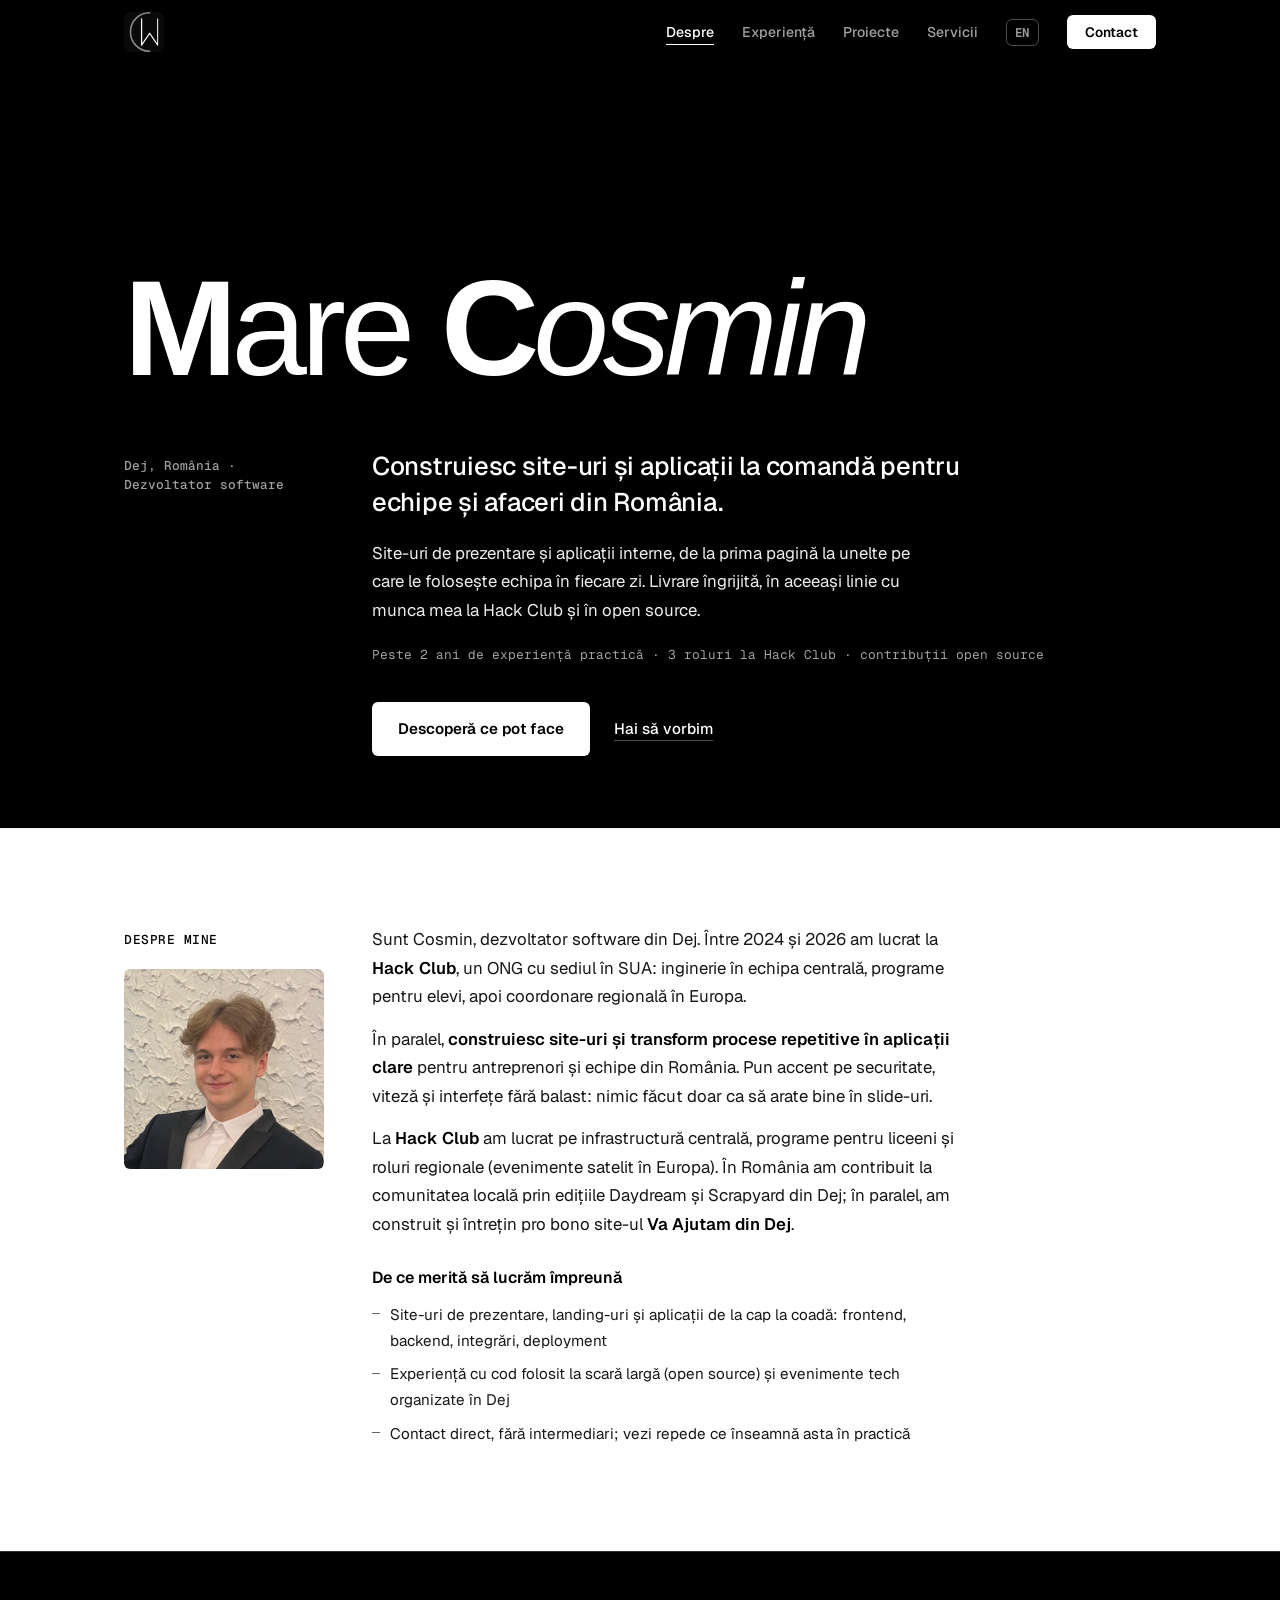
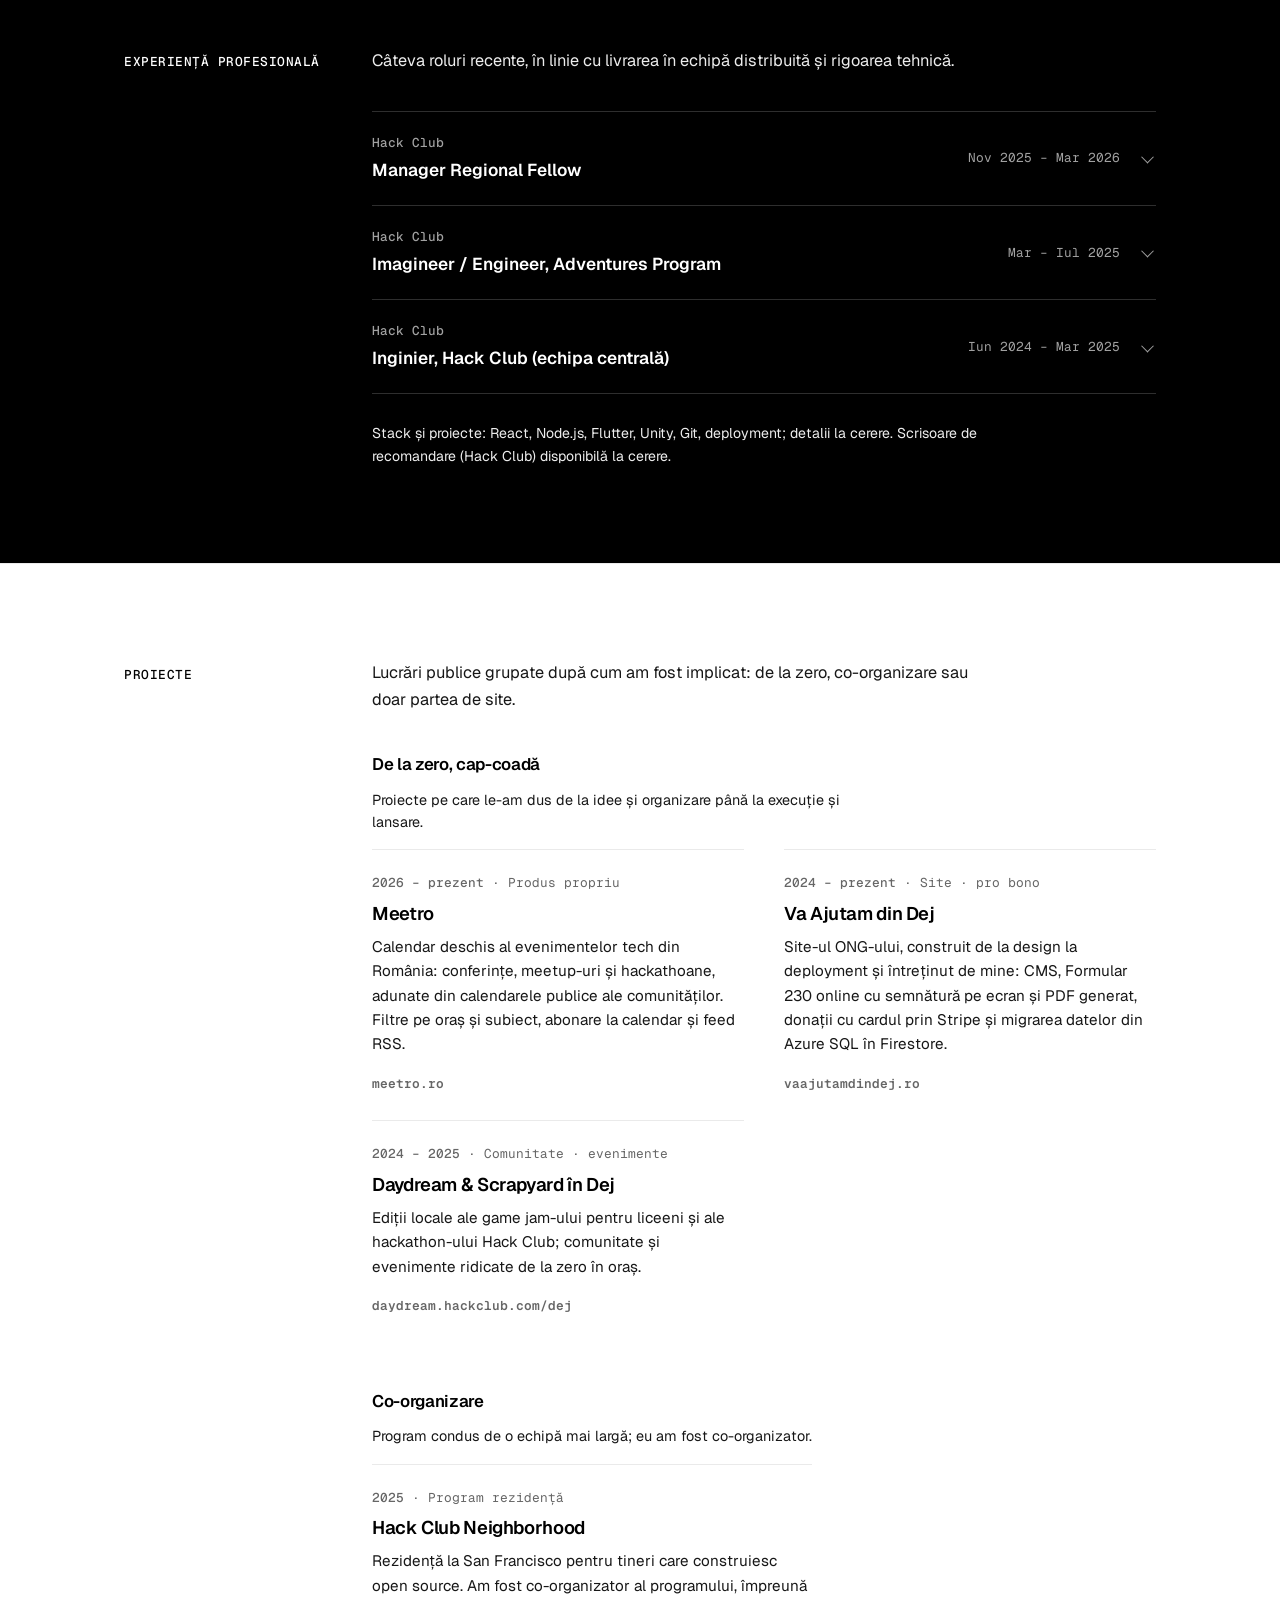
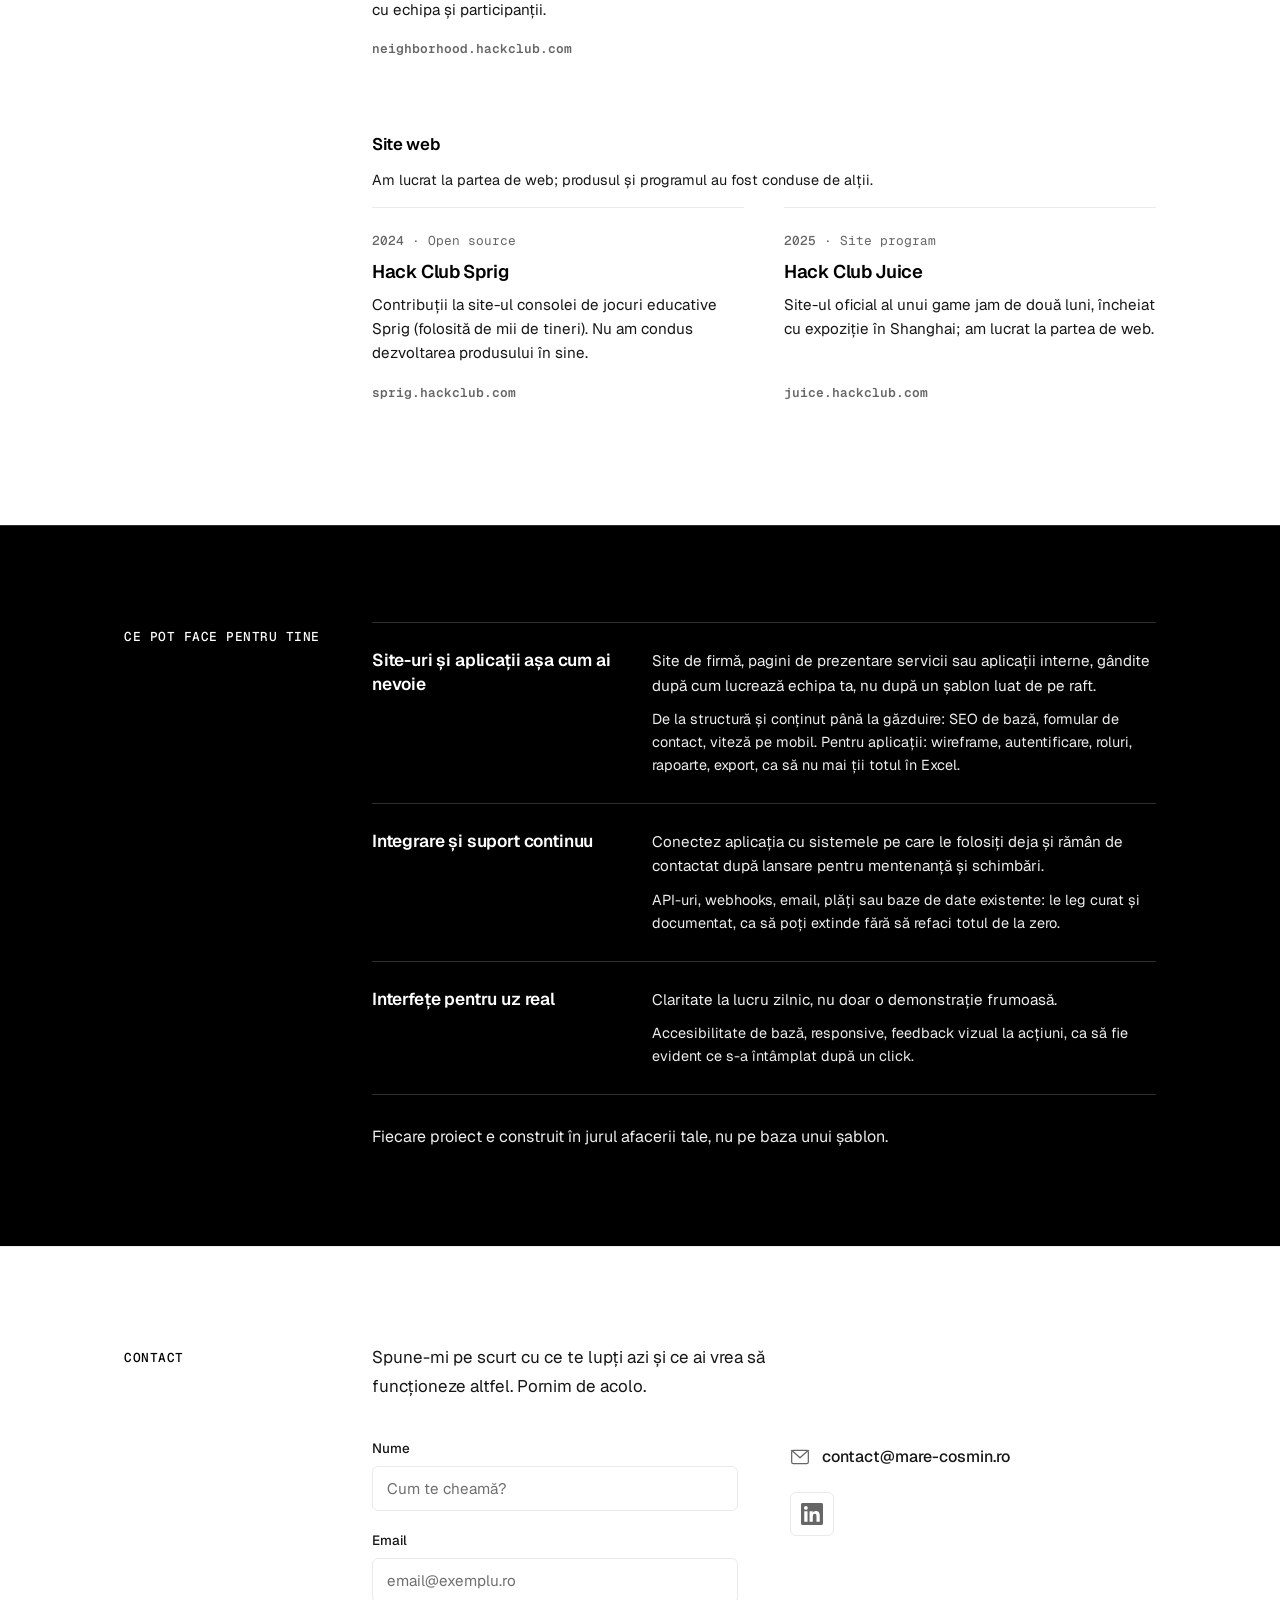
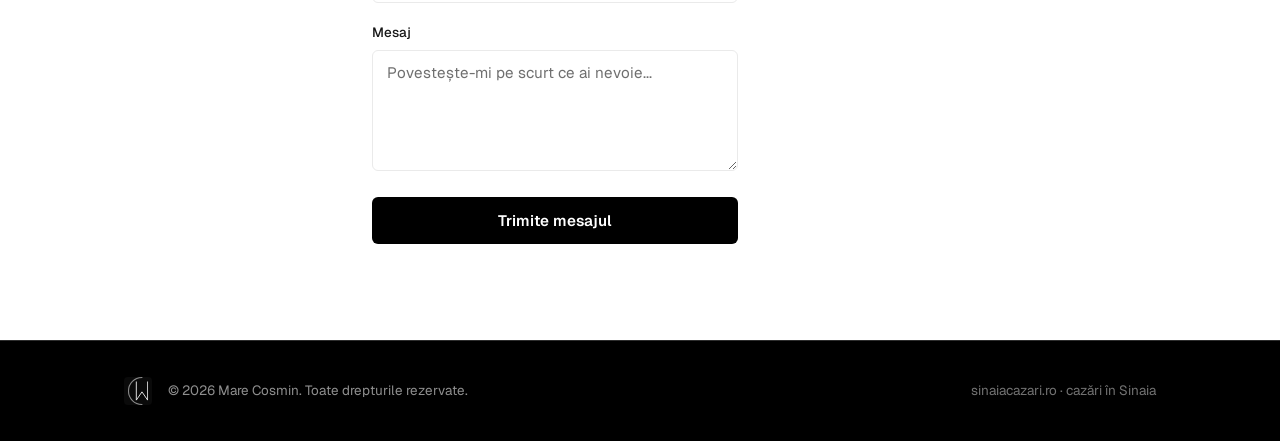
<file: index.html>
<!DOCTYPE html>
<html lang="ro-RO">
<head>
    <meta charset="UTF-8">
    <meta name="viewport" content="width=device-width, initial-scale=1.0">
    <title>Mare Cosmin · Site-uri și aplicații la comandă pentru afaceri din România</title>
    <meta name="description" content="Construiesc site-uri și aplicații la comandă pentru echipe și afaceri din România. Experiență în inginerie și open source. Adaptat la felul în care lucrați.">
    <meta name="author" content="Cosmin Mare">
    <meta name="robots" content="index, follow, max-image-preview:large, max-snippet:-1, max-video-preview:-1">
    <meta name="googlebot" content="index, follow, max-image-preview:large, max-snippet:-1, max-video-preview:-1">
    <meta name="theme-color" content="#0A0A0A">
    <meta name="geo.region" content="RO-CJ">
    <meta name="geo.placename" content="Dej">
    <link rel="canonical" href="https://mare-cosmin.ro/">
    <link rel="alternate" hreflang="ro-RO" href="https://mare-cosmin.ro/">
    <link rel="alternate" hreflang="ro" href="https://mare-cosmin.ro/">
    <link rel="alternate" hreflang="en" href="https://mare-cosmin.ro/en/">
    <link rel="alternate" hreflang="x-default" href="https://mare-cosmin.ro/">
    <meta property="og:type" content="website">
    <meta property="og:site_name" content="Mare Cosmin">
    <meta property="og:locale" content="ro_RO">
    <meta property="og:url" content="https://mare-cosmin.ro/">
    <meta property="og:title" content="Mare Cosmin · Site-uri și aplicații la comandă pentru afaceri din România">
    <meta property="og:description" content="Construiesc site-uri și aplicații la comandă pentru echipe și afaceri din România. Experiență în inginerie și open source. Adaptat la felul în care lucrați.">
    <meta property="og:image" content="https://mare-cosmin.ro/public/Logotype%20Mono%20Mare%20Cosmin.png">
    <meta property="og:image:type" content="image/png">
    <meta property="og:image:width" content="1640">
    <meta property="og:image:height" content="720">
    <meta property="og:image:alt" content="Logotip Mare Cosmin, dezvoltare web și aplicații">
    <meta name="twitter:card" content="summary_large_image">
    <meta name="twitter:title" content="Mare Cosmin · Site-uri și aplicații la comandă pentru afaceri din România">
    <meta name="twitter:description" content="Construiesc site-uri și aplicații la comandă pentru echipe și afaceri din România. Experiență în inginerie și open source. Adaptat la felul în care lucrați.">
    <meta name="twitter:image" content="https://mare-cosmin.ro/public/Logotype%20Mono%20Mare%20Cosmin.png">
    <meta name="twitter:image:alt" content="Logotip Mare Cosmin">
    <link rel="manifest" href="site.webmanifest">
    <link rel="icon" type="image/svg+xml" href="public/Favicon%20Mono.svg">
    <link rel="icon" type="image/png" href="public/Favicon%20Mono.png" sizes="192x192">
    <link rel="apple-touch-icon" href="public/Logo%20Mono.png">
    <link rel="dns-prefetch" href="https://api.web3forms.com">
    <link rel="preconnect" href="https://api.web3forms.com" crossorigin>
    <link rel="preconnect" href="https://fonts.googleapis.com">
    <link rel="preconnect" href="https://fonts.gstatic.com" crossorigin>
    <link href="https://fonts.googleapis.com/css2?family=Geist:wght@400;500;600;700&family=Geist+Mono:wght@400;500&display=swap" rel="stylesheet">
    <link rel="preconnect" href="https://fonts.cdnfonts.com" crossorigin>
    <link rel="stylesheet" href="styles.css">
    <script type="application/ld+json">
{"@context":"https://schema.org","@graph":[{"@type":"WebPage","@id":"https://mare-cosmin.ro/#webpage","url":"https://mare-cosmin.ro/","name":"Mare Cosmin · Site-uri și aplicații la comandă pentru afaceri din România","description":"Construiesc site-uri și aplicații la comandă pentru echipe și afaceri din România. Experiență în inginerie și open source.","inLanguage":"ro-RO","isPartOf":{"@id":"https://mare-cosmin.ro/#website"},"about":{"@id":"https://mare-cosmin.ro/#person"},"primaryImageOfPage":{"@type":"ImageObject","url":"https://mare-cosmin.ro/public/Logotype%20Mono%20Mare%20Cosmin.png","width":1640,"height":720,"caption":"Logotip Mare Cosmin"}},{"@type":"WebSite","@id":"https://mare-cosmin.ro/#website","url":"https://mare-cosmin.ro/","name":"Mare Cosmin","description":"Construiesc site-uri și aplicații la comandă pentru echipe și afaceri din România. Experiență în inginerie și open source.","inLanguage":"ro-RO","publisher":{"@id":"https://mare-cosmin.ro/#organization"},"mainEntity":{"@id":"https://mare-cosmin.ro/#person"}},{"@type":"Organization","@id":"https://mare-cosmin.ro/#organization","name":"Mare Cosmin","url":"https://mare-cosmin.ro/","logo":{"@type":"ImageObject","url":"https://mare-cosmin.ro/public/Logotype%20Mono%20Mare%20Cosmin.png","width":1640,"height":720},"email":"contact@mare-cosmin.ro","founder":{"@id":"https://mare-cosmin.ro/#person"},"areaServed":{"@type":"Country","name":"România"},"contactPoint":{"@type":"ContactPoint","email":"contact@mare-cosmin.ro","contactType":"sales","areaServed":"RO","availableLanguage":["ro"]}},{"@type":"Person","@id":"https://mare-cosmin.ro/#person","name":"Cosmin Mare","alternateName":"Mare Cosmin","url":"https://mare-cosmin.ro/","image":["https://mare-cosmin.ro/public/Logotype%20Mono%20Mare%20Cosmin.png","https://mare-cosmin.ro/public/Logotype%20Mono%20Mare%20Cosmin.svg"],"jobTitle":"Dezvoltator software","email":"contact@mare-cosmin.ro","address":{"@type":"PostalAddress","addressLocality":"Dej","addressRegion":"Cluj","addressCountry":"RO"},"sameAs":["https://www.linkedin.com/in/cosmin-mare-b0209b3b0/","https://github.com/Cosmin-Mare"]},{"@type":"ProfessionalService","@id":"https://mare-cosmin.ro/#service","name":"Dezvoltare site-uri și aplicații web","description":"Site-uri de prezentare, landing pages, aplicații interne, integrări API și suport continuu pentru afaceri din România.","url":"https://mare-cosmin.ro/#servicii","provider":{"@id":"https://mare-cosmin.ro/#person"},"areaServed":{"@type":"Country","name":"România"},"availableLanguage":["ro"]},{"@type":"ItemList","@id":"https://mare-cosmin.ro/#projects","name":"Proiecte selectate","numberOfItems":7,"itemListElement":[{"@type":"ListItem","position":1,"name":"Meetro","url":"https://www.meetro.ro/"},{"@type":"ListItem","position":2,"name":"Va Ajutam din Dej","url":"https://vaajutamdindej.ro"},{"@type":"ListItem","position":3,"name":"Sinaia Cazări","url":"https://sinaiacazari.ro"},{"@type":"ListItem","position":4,"name":"Daydream și Scrapyard în Dej","url":"https://daydream.hackclub.com/dej"},{"@type":"ListItem","position":5,"name":"Hack Club Neighborhood","url":"https://neighborhood.hackclub.com"},{"@type":"ListItem","position":6,"name":"Hack Club Sprig","url":"https://sprig.hackclub.com"},{"@type":"ListItem","position":7,"name":"Hack Club Juice","url":"https://juice.hackclub.com"}]}]}
    </script>
</head>
<body>

    <a class="skip-link" href="#main">Sari la conținut</a>

    <!-- Nav -->
    <nav class="nav" id="nav" aria-label="Navigare principală">
        <div class="nav-inner">
            <a href="#hero" class="nav-logo" aria-label="Mare Cosmin, începutul paginii">
                <img class="nav-logo-img" src="public/Logo%20Mono.svg" width="40" height="40" alt="Logo Mare Cosmin">
            </a>
            <button class="nav-toggle" id="navToggle" aria-label="Meniu">
                <span></span>
                <span></span>
                <span></span>
            </button>
            <ul class="nav-links" id="navLinks">
                <li><a href="#despre" data-nav="despre">Despre</a></li>
                <li><a href="#experienta" data-nav="experienta">Experiență</a></li>
                <li><a href="#proiecte" data-nav="proiecte">Proiecte</a></li>
                <li><a href="#servicii" data-nav="servicii">Servicii</a></li>
                <li><a href="/en/" class="nav-lang" hreflang="en" lang="en" aria-label="English version">EN</a></li>
                <li><a href="#contact" class="nav-cta" data-nav="contact">Contact</a></li>
            </ul>
        </div>
    </nav>

    <main id="main">
    <!-- Hero -->
    <section class="hero" id="hero" aria-labelledby="hero-heading">
        <div class="container hero-content">
            <p class="hero-tagline">Dej, România · Dezvoltator software</p>
            <h1 class="hero-title brand-name" id="hero-heading" aria-label="Mare Cosmin"><span class="brand-m">M</span><span class="brand-are">are</span> <span class="brand-c">C</span><span class="brand-osmin">osmin</span></h1>
            <p class="hero-subtitle">Construiesc site-uri și aplicații la comandă pentru echipe și afaceri din România.</p>
            <p class="hero-desc">Site-uri de prezentare și aplicații interne, de la prima pagină la unelte pe care le folosește echipa în fiecare zi. Livrare îngrijită, în aceeași linie cu munca mea la Hack Club și în open source.</p>
            <p class="hero-facts">Peste 2 ani de experiență practică · 3 roluri la Hack Club · contribuții open source</p>
            <div class="hero-ctas">
                <a href="#servicii" class="btn btn-primary">Descoperă ce pot face</a>
                <a href="#contact" class="btn btn-secondary">Hai să vorbim</a>
            </div>
        </div>
    </section>

    <!-- Despre -->
    <section class="section" id="despre">
        <div class="container has-photo">
            <h2 class="section-title">Despre mine</h2>
            <figure class="about-photo"><img src="public/poza-cosmin.jpg" width="470" height="470" alt="Cosmin Mare" loading="lazy" decoding="async"></figure>
            <div class="despre-layout">
                <div class="despre-content">
                    <p>Sunt Cosmin, dezvoltator software din Dej. Între 2024 și 2026 am lucrat la <strong>Hack Club</strong>, un ONG cu sediul în SUA: inginerie în echipa centrală, programe pentru elevi, apoi coordonare regională în Europa.</p>
                    <p>În paralel, <strong>construiesc site-uri și transform procese repetitive în aplicații clare</strong> pentru antreprenori și echipe din România. Pun accent pe securitate, viteză și interfețe fără balast: nimic făcut doar ca să arate bine în slide-uri.</p>
                    <p>La <strong>Hack Club</strong> am lucrat pe infrastructură centrală, programe pentru liceeni și roluri regionale (evenimente satelit în Europa). În România am contribuit la comunitatea locală prin edițiile Daydream și Scrapyard din Dej; în paralel, am construit și întrețin pro bono site-ul <strong>Va Ajutam din Dej</strong>.</p>
                    <div class="despre-meta">
                        <h3>De ce merită să lucrăm împreună</h3>
                        <ul>
                            <li>Site-uri de prezentare, landing-uri și aplicații de la cap la coadă: frontend, backend, integrări, deployment</li>
                            <li>Experiență cu cod folosit la scară largă (open source) și evenimente tech organizate în Dej</li>
                            <li>Contact direct, fără intermediari; vezi repede ce înseamnă asta în practică</li>
                        </ul>
                    </div>
                </div>
            </div>
        </div>
    </section>

    <!-- Experiență -->
    <section class="section section-alt" id="experienta">
        <div class="container">
            <h2 class="section-title">Experiență profesională</h2>
            <p class="section-lead">Câteva roluri recente, în linie cu livrarea în echipă distribuită și rigoarea tehnică.</p>
            <div class="experience-list">
                <details class="experience-item">
                    <summary class="experience-summary">
                        <span class="experience-org">Hack Club</span>
                        <span class="experience-role">Manager Regional Fellow</span>
                        <span class="experience-dates">Nov 2025 – Mar 2026</span>
                        <span class="experience-chevron" aria-hidden="true"></span>
                    </summary>
                    <div class="experience-body">
                        <p>Am gestionat evenimentele satelit ale Hack Club în Europa (ex. <a href="https://campfire.hackclub.com" target="_blank" rel="noopener noreferrer">Campfire</a>): organizare și comunitate locală în regiune.</p>
                    </div>
                </details>
                <details class="experience-item">
                    <summary class="experience-summary">
                        <span class="experience-org">Hack Club</span>
                        <span class="experience-role">Imagineer / Engineer, Adventures Program</span>
                        <span class="experience-dates">Mar – Iul 2025</span>
                        <span class="experience-chevron" aria-hidden="true"></span>
                    </summary>
                    <div class="experience-body">
                        <p>Am proiectat și construit experiențe interactive de programare pentru studenți, întâi ca contractor, apoi ca intern.</p>
                    </div>
                </details>
                <details class="experience-item">
                    <summary class="experience-summary">
                        <span class="experience-org">Hack Club</span>
                        <span class="experience-role">Inginier, Hack Club (echipa centrală)</span>
                        <span class="experience-dates">Iun 2024 – Mar 2025</span>
                        <span class="experience-chevron" aria-hidden="true"></span>
                    </summary>
                    <div class="experience-body">
                        <p>Internship urmat de contract: contribuții la infrastructura tehnică centrală, funcționalități noi și mentenanță.</p>
                    </div>
                </details>
            </div>
            <p class="experience-footnote">Stack și proiecte: React, Node.js, Flutter, Unity, Git, deployment; detalii la cerere. Scrisoare de recomandare (Hack Club) disponibilă la cerere.</p>
        </div>
    </section>

    <!-- Proiecte -->
    <section class="section" id="proiecte">
        <div class="container">
            <h2 class="section-title">Proiecte</h2>
            <p class="section-lead">Lucrări publice grupate după cum am fost implicat: de la zero, co-organizare sau doar partea de site.</p>
            <div class="proiecte-stack">
                <div class="proiecte-group">
                    <h3 class="proiecte-subtitle">De la zero, cap-coadă</h3>
                    <p class="proiecte-group-lead">Proiecte pe care le-am dus de la idee și organizare până la execuție și lansare.</p>
                    <div class="proiecte-grid">
                        <a class="proiect-card" href="https://www.meetro.ro/" target="_blank" rel="noopener noreferrer">
                            <span class="proiect-meta"><span class="proiect-year">2026 – prezent</span><span class="proiect-kind">Produs propriu</span></span>
                            <h3 class="proiect-title">Meetro</h3>
                            <p class="proiect-desc">Calendar deschis al evenimentelor tech din România: conferințe, meetup-uri și hackathoane, adunate din calendarele publice ale comunităților. Filtre pe oraș și subiect, abonare la calendar și feed RSS.</p>
                            <span class="proiect-cta">meetro.ro</span>
                        </a>
                        <a class="proiect-card" href="https://vaajutamdindej.ro" target="_blank" rel="noopener noreferrer">
                            <span class="proiect-meta"><span class="proiect-year">2024 – prezent</span><span class="proiect-kind">Site · pro bono</span></span>
                            <h3 class="proiect-title">Va Ajutam din Dej</h3>
                            <p class="proiect-desc">Site-ul ONG-ului, construit de la design la deployment și întreținut de mine: CMS, Formular 230 online cu semnătură pe ecran și PDF generat, donații cu cardul prin Stripe și migrarea datelor din Azure SQL în Firestore.</p>
                            <span class="proiect-cta">vaajutamdindej.ro</span>
                        </a>
                        <a class="proiect-card" href="https://daydream.hackclub.com/dej" target="_blank" rel="noopener noreferrer">
                            <span class="proiect-meta"><span class="proiect-year">2024 – 2025</span><span class="proiect-kind">Comunitate · evenimente</span></span>
                            <h3 class="proiect-title">Daydream &amp; Scrapyard în Dej</h3>
                            <p class="proiect-desc">Ediții locale ale game jam-ului pentru liceeni și ale hackathon-ului Hack Club; comunitate și evenimente ridicate de la zero în oraș.</p>
                            <span class="proiect-cta">daydream.hackclub.com/dej</span>
                        </a>
                    </div>
                </div>
                <div class="proiecte-group">
                    <h3 class="proiecte-subtitle">Co-organizare</h3>
                    <p class="proiecte-group-lead">Program condus de o echipă mai largă; eu am fost co-organizator.</p>
                    <div class="proiecte-grid proiecte-grid--narrow">
                        <a class="proiect-card" href="https://neighborhood.hackclub.com" target="_blank" rel="noopener noreferrer">
                            <span class="proiect-meta"><span class="proiect-year">2025</span><span class="proiect-kind">Program rezidență</span></span>
                            <h3 class="proiect-title">Hack Club Neighborhood</h3>
                            <p class="proiect-desc">Rezidență la San Francisco pentru tineri care construiesc open source. Am fost co-organizator al programului, împreună cu echipa și participanții.</p>
                            <span class="proiect-cta">neighborhood.hackclub.com</span>
                        </a>
                    </div>
                </div>
                <div class="proiecte-group">
                    <h3 class="proiecte-subtitle">Site web</h3>
                    <p class="proiecte-group-lead">Am lucrat la partea de web; produsul și programul au fost conduse de alții.</p>
                    <div class="proiecte-grid">
                        <a class="proiect-card" href="https://sprig.hackclub.com" target="_blank" rel="noopener noreferrer">
                            <span class="proiect-meta"><span class="proiect-year">2024</span><span class="proiect-kind">Open source</span></span>
                            <h3 class="proiect-title">Hack Club Sprig</h3>
                            <p class="proiect-desc">Contribuții la site-ul consolei de jocuri educative Sprig (folosită de mii de tineri). Nu am condus dezvoltarea produsului în sine.</p>
                            <span class="proiect-cta">sprig.hackclub.com</span>
                        </a>
                        <a class="proiect-card" href="https://juice.hackclub.com" target="_blank" rel="noopener noreferrer">
                            <span class="proiect-meta"><span class="proiect-year">2025</span><span class="proiect-kind">Site program</span></span>
                            <h3 class="proiect-title">Hack Club Juice</h3>
                            <p class="proiect-desc">Site-ul oficial al unui game jam de două luni, încheiat cu expoziție în Shanghai; am lucrat la partea de web.</p>
                            <span class="proiect-cta">juice.hackclub.com</span>
                        </a>
                    </div>
                </div>
            </div>
        </div>
    </section>

    <!-- Servicii -->
    <section class="section section-alt" id="servicii">
        <div class="container">
            <h2 class="section-title">Ce pot face pentru tine</h2>
            <div class="servicii-grid" id="serviciiGrid">
                <article class="serviciu-card">
                    <h3>Site-uri și aplicații așa cum ai nevoie</h3>
                    <p>Site de firmă, pagini de prezentare servicii sau aplicații interne, gândite după cum lucrează echipa ta, nu după un șablon luat de pe raft.</p>
                    <p class="serviciu-extra">De la structură și conținut până la găzduire: SEO de bază, formular de contact, viteză pe mobil. Pentru aplicații: wireframe, autentificare, roluri, rapoarte, export, ca să nu mai ții totul în Excel.</p>
                </article>
                <article class="serviciu-card">
                    <h3>Integrare și suport continuu</h3>
                    <p>Conectez aplicația cu sistemele pe care le folosiți deja și rămân de contactat după lansare pentru mentenanță și schimbări.</p>
                    <p class="serviciu-extra">API-uri, webhooks, email, plăți sau baze de date existente: le leg curat și documentat, ca să poți extinde fără să refaci totul de la zero.</p>
                </article>
                <article class="serviciu-card">
                    <h3>Interfețe pentru uz real</h3>
                    <p>Claritate la lucru zilnic, nu doar o demonstrație frumoasă.</p>
                    <p class="serviciu-extra">Accesibilitate de bază, responsive, feedback vizual la acțiuni, ca să fie evident ce s-a întâmplat după un click.</p>
                </article>
            </div>
            <p class="servicii-footer">Fiecare proiect e construit în jurul afacerii tale, nu pe baza unui șablon.</p>
        </div>
    </section>

    <!-- Contact -->
    <section class="section" id="contact">
        <div class="container">
            <h2 class="section-title">Contact</h2>
            <p class="contact-intro">Spune-mi pe scurt cu ce te lupți azi și ce ai vrea să funcționeze altfel. Pornim de acolo.</p>
            <div class="contact-grid">
                <form class="contact-form" id="contactForm">
                    <input type="hidden" name="access_key" value="f3d95077-968a-4ce4-829d-c1db13149fc0">
                    <input type="hidden" name="subject" value="Mesaj nou de pe mare-cosmin.ro">
                    <input type="hidden" name="from_name" value="Mare Cosmin Site">
                    <input type="checkbox" name="botcheck" style="display:none">
                    <div id="formError" class="form-error" style="display:none"></div>
                    <div class="form-group">
                        <label for="name">Nume</label>
                        <input type="text" id="name" name="name" autocomplete="name" placeholder="Cum te cheamă?" required>
                    </div>
                    <div class="form-group">
                        <label for="email">Email</label>
                        <input type="email" id="email" name="email" autocomplete="email" inputmode="email" placeholder="email@exemplu.ro" required>
                    </div>
                    <div class="form-group">
                        <label for="message">Mesaj</label>
                        <textarea id="message" name="message" rows="5" placeholder="Povestește-mi pe scurt ce ai nevoie..." required></textarea>
                    </div>
                    <button type="submit" class="btn btn-primary btn-full" id="submitBtn">Trimite mesajul</button>
                </form>
                <div class="contact-info">
                    <div class="contact-item">
                        <svg width="20" height="20" viewBox="0 0 24 24" fill="none" stroke="currentColor" stroke-width="1.5" stroke-linecap="round" stroke-linejoin="round">
                            <rect x="2" y="4" width="20" height="16" rx="2"/>
                            <path d="M22 4L12 13 2 4"/>
                        </svg>
                        <a href="mailto:contact@mare-cosmin.ro">contact@mare-cosmin.ro</a>
                    </div>
                    <div class="contact-links">
                        <a href="https://www.linkedin.com/in/cosmin-mare-b0209b3b0/" target="_blank" rel="noopener noreferrer" aria-label="Profil LinkedIn Cosmin Mare">
                            <svg width="22" height="22" viewBox="0 0 24 24" fill="currentColor">
                                <path d="M20.447 20.452h-3.554v-5.569c0-1.328-.027-3.037-1.852-3.037-1.853 0-2.136 1.445-2.136 2.939v5.667H9.351V9h3.414v1.561h.046c.477-.9 1.637-1.85 3.37-1.85 3.601 0 4.267 2.37 4.267 5.455v6.286zM5.337 7.433a2.062 2.062 0 01-2.063-2.065 2.064 2.064 0 112.063 2.065zm1.782 13.019H3.555V9h3.564v11.452zM22.225 0H1.771C.792 0 0 .774 0 1.729v20.542C0 23.227.792 24 1.771 24h20.451C23.2 24 24 23.227 24 22.271V1.729C24 .774 23.2 0 22.222 0h.003z"/>
                            </svg>
                        </a>
                    </div>
                </div>
            </div>
        </div>
    </section>
    </main>

    <!-- Footer -->
    <footer class="footer">
        <div class="container footer-inner">
            <img class="footer-logo" src="public/Logo%20Mono.svg" width="28" height="28" alt="Logo Mare Cosmin" loading="lazy" decoding="async">
            <p>&copy; 2026 Mare Cosmin. Toate drepturile rezervate.</p>
            <p class="footer-credit"><a href="https://sinaiacazari.ro" target="_blank" rel="noopener noreferrer">sinaiacazari.ro</a> · cazări în Sinaia</p>
        </div>
    </footer>

    <script src="scripts.js"></script>
</body>
</html>
</file>
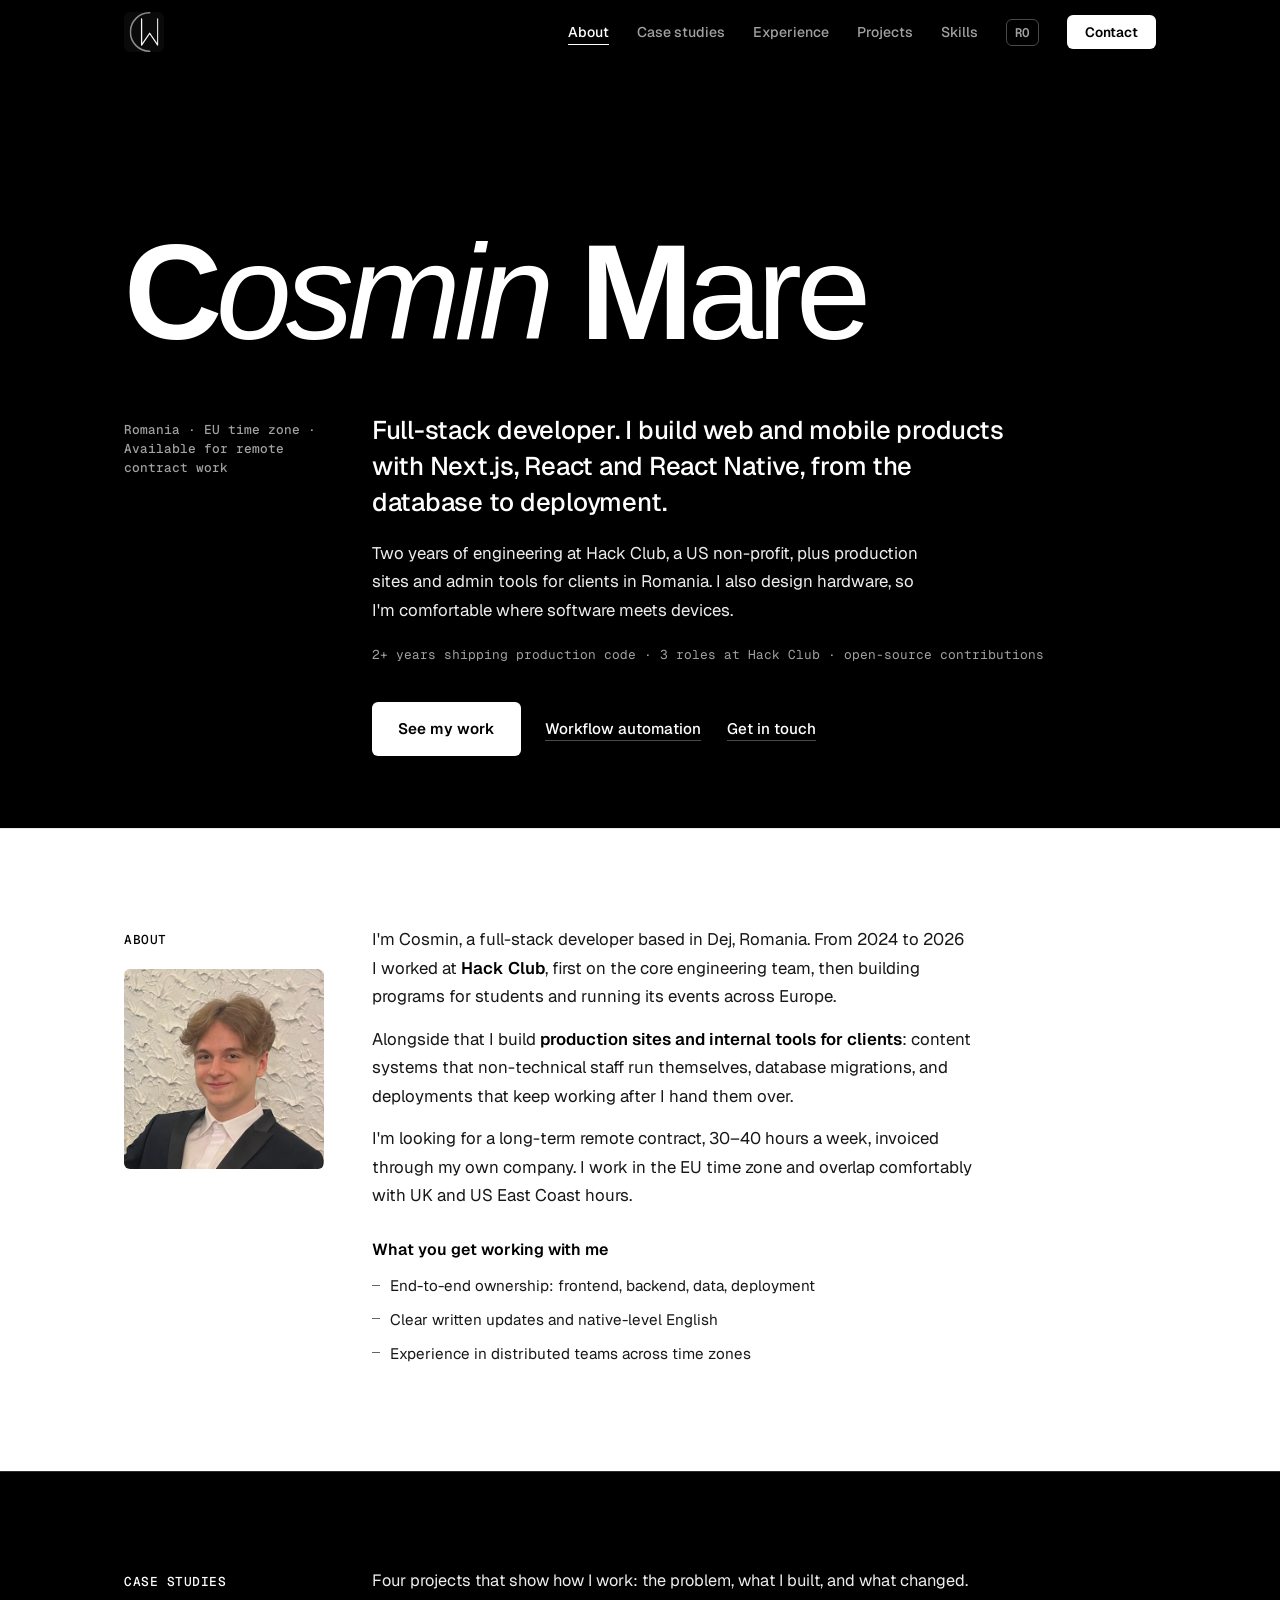
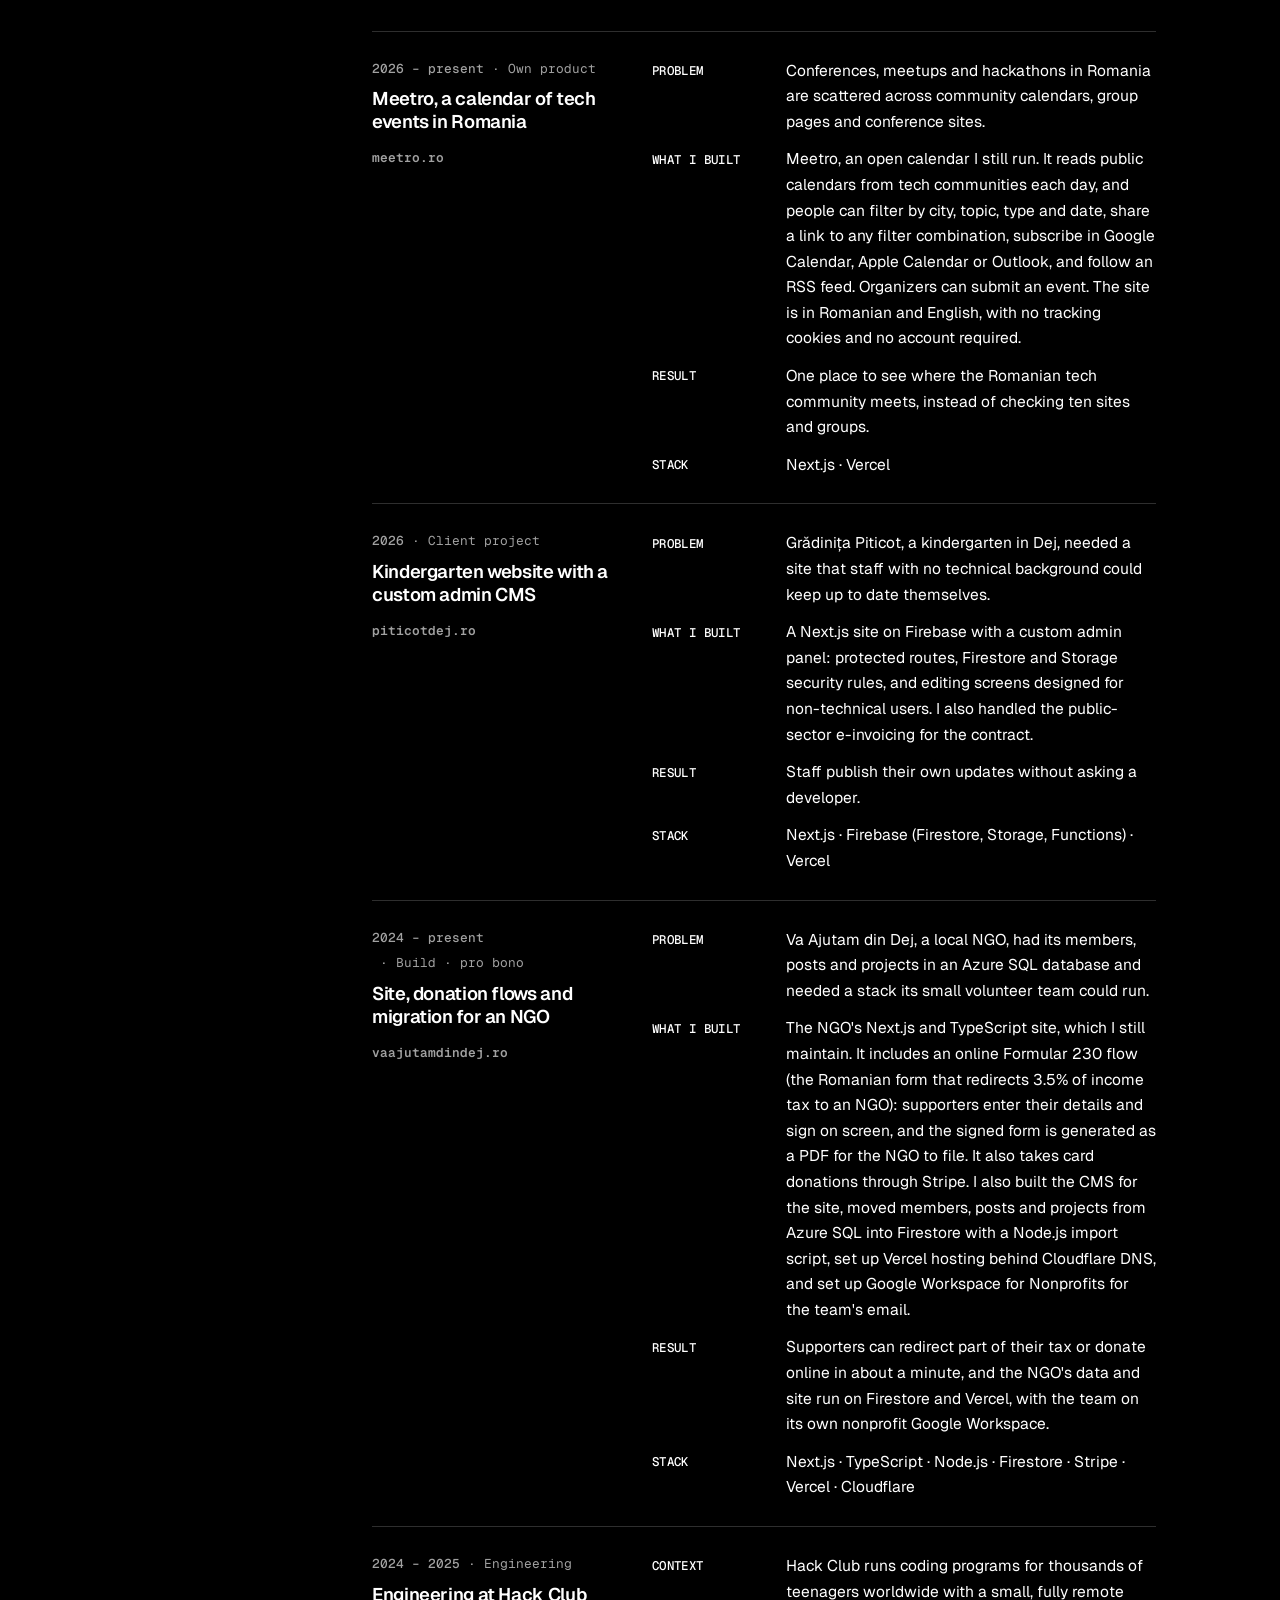
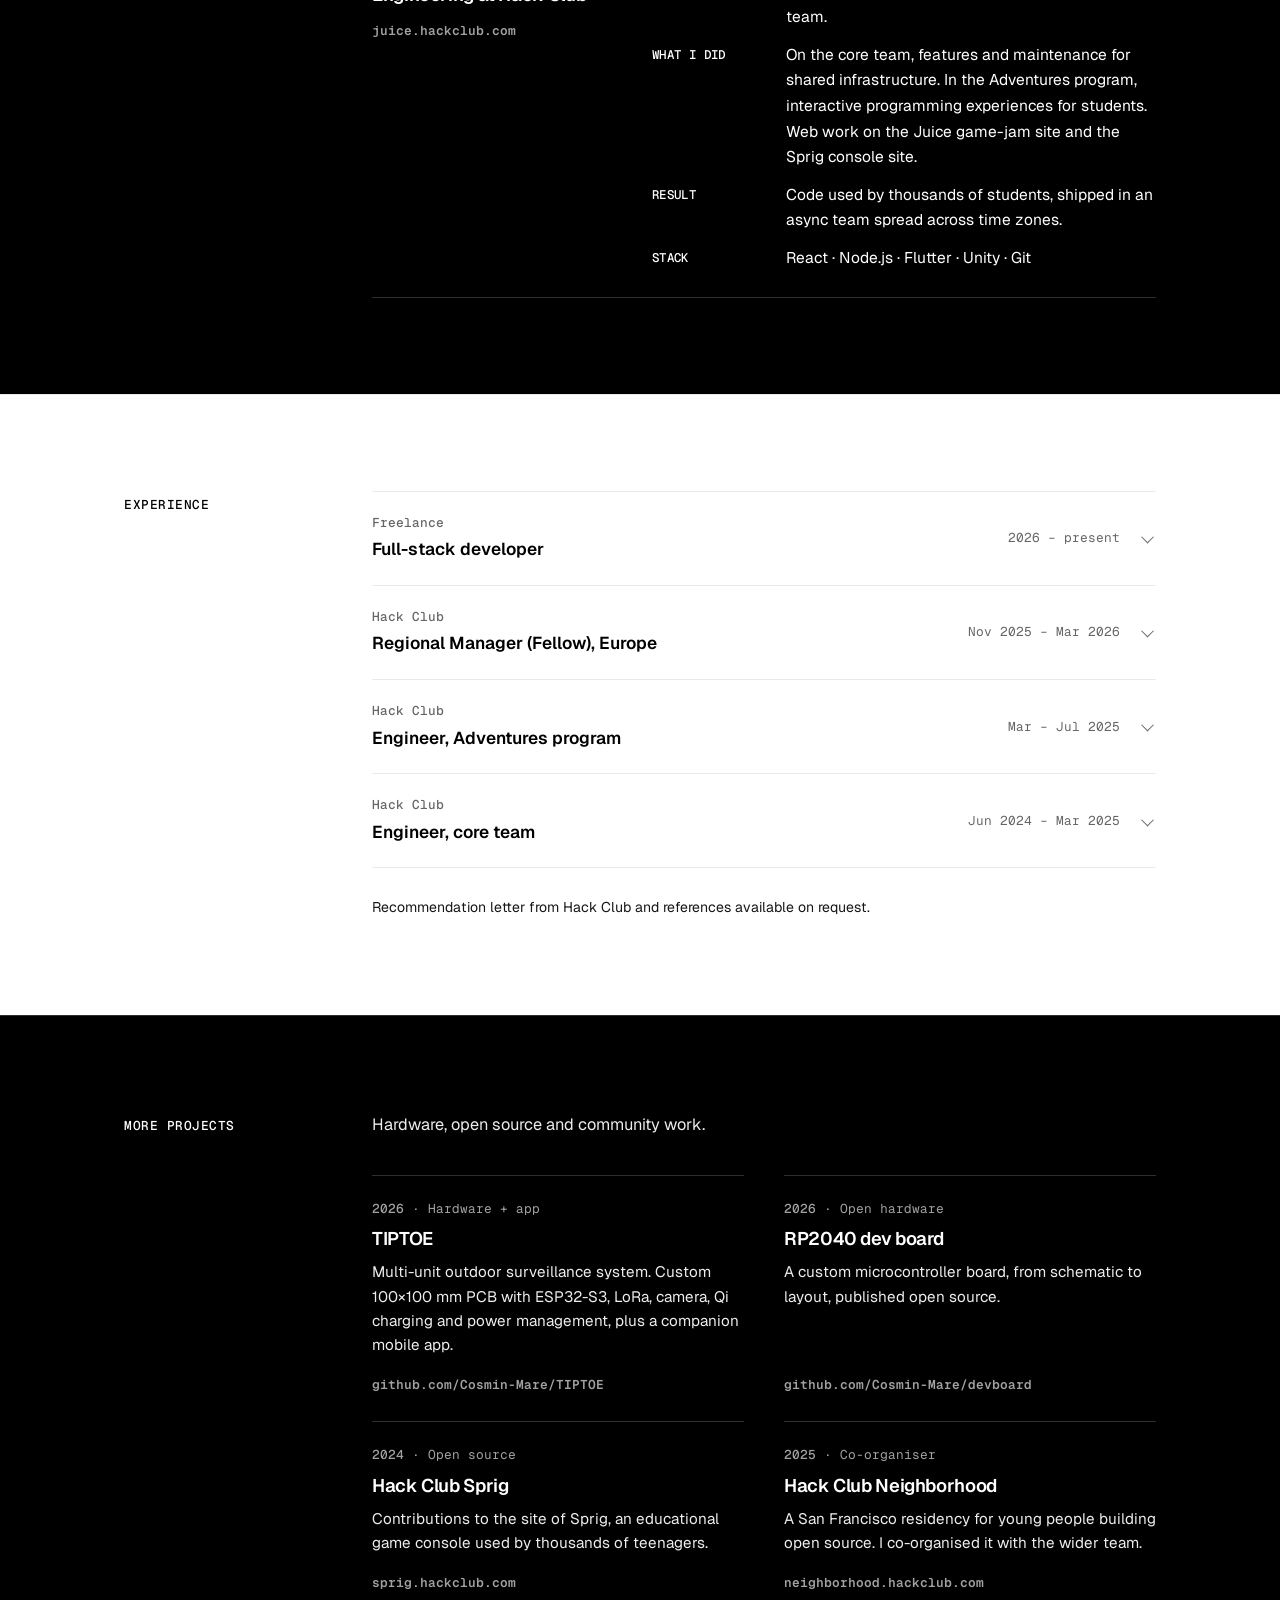
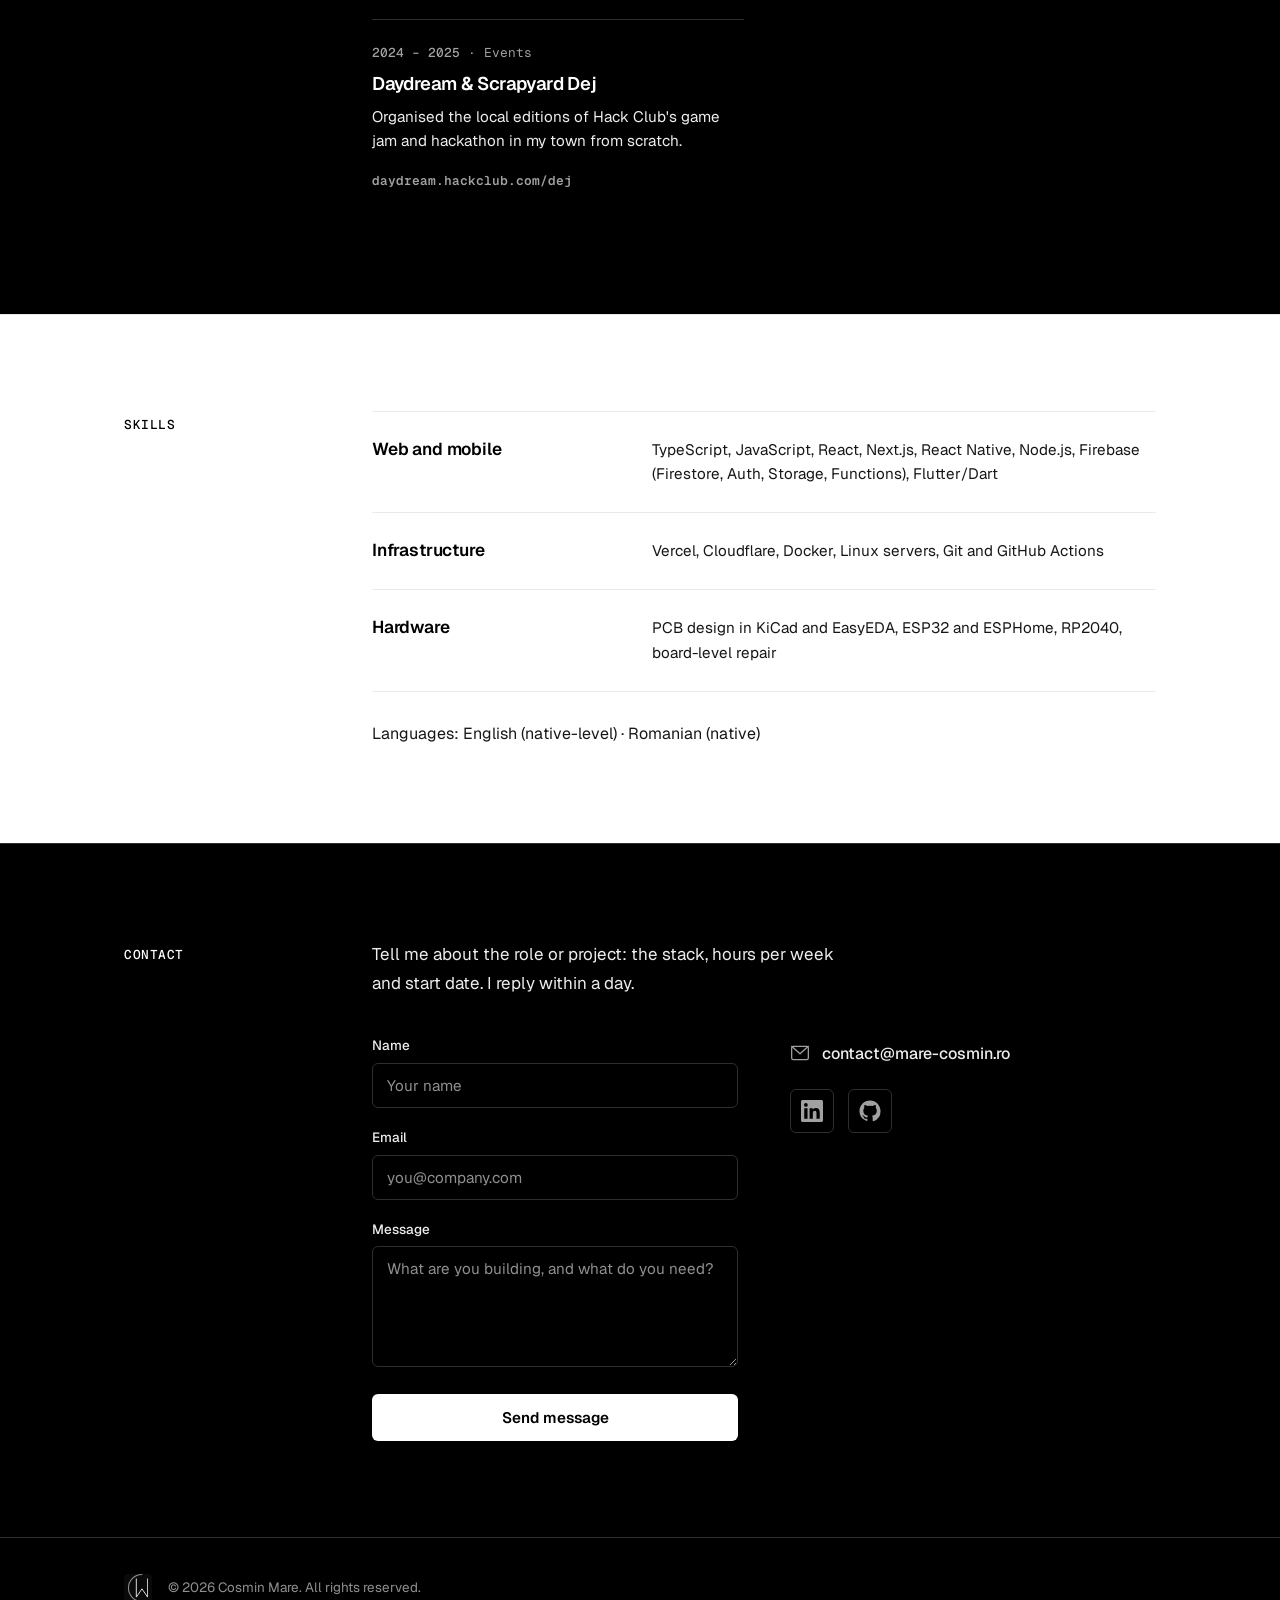
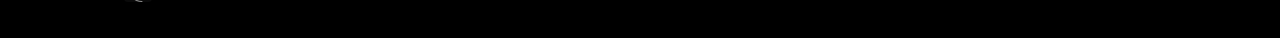
<file: en/index.html>
<!DOCTYPE html>
<html lang="en">
<head>
    <meta charset="UTF-8">
    <meta name="viewport" content="width=device-width, initial-scale=1.0">
    <title>Cosmin Mare · Full-stack developer (Next.js, React, React Native)</title>
    <meta name="description" content="Full-stack developer in Romania (EU time zone), available for remote contract work. Next.js, React, React Native, TypeScript, Node.js, Firebase. Former Hack Club engineer.">
    <meta name="author" content="Cosmin Mare">
    <meta name="robots" content="index, follow, max-image-preview:large, max-snippet:-1, max-video-preview:-1">
    <meta name="theme-color" content="#0A0A0A">
    <link rel="canonical" href="https://mare-cosmin.ro/en/">
    <link rel="alternate" hreflang="en" href="https://mare-cosmin.ro/en/">
    <link rel="alternate" hreflang="ro-RO" href="https://mare-cosmin.ro/">
    <link rel="alternate" hreflang="x-default" href="https://mare-cosmin.ro/">
    <meta property="og:type" content="website">
    <meta property="og:site_name" content="Cosmin Mare">
    <meta property="og:locale" content="en_US">
    <meta property="og:url" content="https://mare-cosmin.ro/en/">
    <meta property="og:title" content="Cosmin Mare · Full-stack developer">
    <meta property="og:description" content="Full-stack developer (Next.js, React, React Native), EU time zone, available for remote contract work.">
    <meta property="og:image" content="https://mare-cosmin.ro/public/Logotype%20Mono%20Mare%20Cosmin.png">
    <meta property="og:image:width" content="1640">
    <meta property="og:image:height" content="720">
    <meta name="twitter:card" content="summary_large_image">
    <meta name="twitter:title" content="Cosmin Mare · Full-stack developer">
    <meta name="twitter:description" content="Full-stack developer (Next.js, React, React Native), EU time zone, available for remote contract work.">
    <meta name="twitter:image" content="https://mare-cosmin.ro/public/Logotype%20Mono%20Mare%20Cosmin.png">
    <link rel="manifest" href="/site.webmanifest">
    <link rel="icon" type="image/svg+xml" href="/public/Favicon%20Mono.svg">
    <link rel="icon" type="image/png" href="/public/Favicon%20Mono.png" sizes="192x192">
    <link rel="apple-touch-icon" href="/public/Logo%20Mono.png">
    <link rel="preconnect" href="https://api.web3forms.com" crossorigin>
    <link rel="preconnect" href="https://fonts.googleapis.com">
    <link rel="preconnect" href="https://fonts.gstatic.com" crossorigin>
    <link href="https://fonts.googleapis.com/css2?family=Geist:wght@400;500;600;700&family=Geist+Mono:wght@400;500&display=swap" rel="stylesheet">
    <link rel="stylesheet" href="/styles.css">
    <script type="application/ld+json">
{"@context":"https://schema.org","@graph":[{"@type":"ProfilePage","@id":"https://mare-cosmin.ro/en/#webpage","url":"https://mare-cosmin.ro/en/","name":"Cosmin Mare · Full-stack developer","inLanguage":"en","mainEntity":{"@id":"https://mare-cosmin.ro/#person"}},{"@type":"Person","@id":"https://mare-cosmin.ro/#person","name":"Cosmin Mare","url":"https://mare-cosmin.ro/en/","jobTitle":"Full-stack developer","email":"contact@mare-cosmin.ro","address":{"@type":"PostalAddress","addressLocality":"Dej","addressRegion":"Cluj","addressCountry":"RO"},"knowsAbout":["Next.js","React","React Native","TypeScript","Node.js","Firebase","PCB design","ESP32"],"sameAs":["https://www.linkedin.com/in/cosmin-mare-b0209b3b0/","https://github.com/Cosmin-Mare"]}]}
    </script>
</head>
<body>

    <a class="skip-link" href="#main">Skip to content</a>

    <nav class="nav" id="nav" aria-label="Main navigation">
        <div class="nav-inner">
            <a href="#hero" class="nav-logo" aria-label="Cosmin Mare, back to top">
                <img class="nav-logo-img" src="/public/Logo%20Mono.svg" width="40" height="40" alt="Cosmin Mare logo">
            </a>
            <button class="nav-toggle" id="navToggle" aria-label="Menu">
                <span></span>
                <span></span>
                <span></span>
            </button>
            <ul class="nav-links" id="navLinks">
                <li><a href="#about" data-nav="about">About</a></li>
                <li><a href="#work" data-nav="work">Case studies</a></li>
                <li><a href="#experience" data-nav="experience">Experience</a></li>
                <li><a href="#projects" data-nav="projects">Projects</a></li>
                <li><a href="#skills" data-nav="skills">Skills</a></li>
                <li><a href="/" class="nav-lang" hreflang="ro" lang="ro" aria-label="Versiunea în română">RO</a></li>
                <li><a href="#contact" class="nav-cta" data-nav="contact">Contact</a></li>
            </ul>
        </div>
    </nav>

    <main id="main">
    <section class="hero" id="hero" aria-labelledby="hero-heading">
        <div class="container hero-content">
            <p class="hero-tagline">Romania · EU time zone · Available for remote contract work</p>
            <h1 class="hero-title brand-name" id="hero-heading" aria-label="Cosmin Mare"><span class="brand-c">C</span><span class="brand-osmin">osmin</span> <span class="brand-m">M</span><span class="brand-are">are</span></h1>
            <p class="hero-subtitle">Full-stack developer. I build web and mobile products with Next.js, React and React Native, from the database to deployment.</p>
            <p class="hero-desc">Two years of engineering at Hack Club, a US non-profit, plus production sites and admin tools for clients in Romania. I also design hardware, so I'm comfortable where software meets devices.</p>
            <p class="hero-facts">2+ years shipping production code · 3 roles at Hack Club · open-source contributions</p>
            <div class="hero-ctas">
                <a href="#work" class="btn btn-primary">See my work</a>
                <a href="/en/workflow-automation/" class="btn btn-secondary">Workflow automation</a>
                <a href="#contact" class="btn btn-secondary">Get in touch</a>
            </div>
        </div>
    </section>

    <section class="section" id="about">
        <div class="container has-photo">
            <h2 class="section-title">About</h2>
            <figure class="about-photo"><img src="/public/poza-cosmin.jpg" width="470" height="470" alt="Cosmin Mare" loading="lazy" decoding="async"></figure>
            <div class="despre-layout">
                <div class="despre-content">
                    <p>I'm Cosmin, a full-stack developer based in Dej, Romania. From 2024 to 2026 I worked at <strong>Hack Club</strong>, first on the core engineering team, then building programs for students and running its events across Europe.</p>
                    <p>Alongside that I build <strong>production sites and internal tools for clients</strong>: content systems that non-technical staff run themselves, database migrations, and deployments that keep working after I hand them over.</p>
                    <p>I'm looking for a long-term remote contract, 30–40 hours a week, invoiced through my own company. I work in the EU time zone and overlap comfortably with UK and US East Coast hours.</p>
                    <div class="despre-meta">
                        <h3>What you get working with me</h3>
                        <ul>
                            <li>End-to-end ownership: frontend, backend, data, deployment</li>
                            <li>Clear written updates and native-level English</li>
                            <li>Experience in distributed teams across time zones</li>
                        </ul>
                    </div>
                </div>
            </div>
        </div>
    </section>

    <section class="section section-alt" id="work">
        <div class="container">
            <h2 class="section-title">Case studies</h2>
            <p class="section-lead">Four projects that show how I work: the problem, what I built, and what changed.</p>
            <div class="case-list">
                <article class="case-item">
                    <span class="proiect-meta"><span class="proiect-year">2026 – present</span><span class="proiect-kind">Own product</span></span>
                    <h3 class="proiect-title"><button type="button" class="case-toggle" aria-expanded="true"><span>Meetro, a calendar of tech events in Romania</span><span class="case-chevron" aria-hidden="true"></span></button></h3>
                    <dl class="case-facts">
                        <dt>Problem</dt>
                        <dd>Conferences, meetups and hackathons in Romania are scattered across community calendars, group pages and conference sites.</dd>
                        <dt>What I built</dt>
                        <dd>Meetro, an open calendar I still run. It reads public calendars from tech communities each day, and people can filter by city, topic, type and date, share a link to any filter combination, subscribe in Google Calendar, Apple Calendar or Outlook, and follow an RSS feed. Organizers can submit an event. The site is in Romanian and English, with no tracking cookies and no account required.</dd>
                        <dt>Result</dt>
                        <dd>One place to see where the Romanian tech community meets, instead of checking ten sites and groups.</dd>
                        <dt>Stack</dt>
                        <dd>Next.js · Vercel</dd>
                    </dl>
                    <a class="proiect-cta" href="https://www.meetro.ro/" target="_blank" rel="noopener noreferrer">meetro.ro</a>
                </article>
                <article class="case-item">
                    <span class="proiect-meta"><span class="proiect-year">2026</span><span class="proiect-kind">Client project</span></span>
                    <h3 class="proiect-title"><button type="button" class="case-toggle" aria-expanded="true"><span>Kindergarten website with a custom admin CMS</span><span class="case-chevron" aria-hidden="true"></span></button></h3>
                    <dl class="case-facts">
                        <dt>Problem</dt>
                        <dd>Grădinița Piticot, a kindergarten in Dej, needed a site that staff with no technical background could keep up to date themselves.</dd>
                        <dt>What I built</dt>
                        <dd>A Next.js site on Firebase with a custom admin panel: protected routes, Firestore and Storage security rules, and editing screens designed for non-technical users. I also handled the public-sector e-invoicing for the contract.</dd>
                        <dt>Result</dt>
                        <dd>Staff publish their own updates without asking a developer.</dd>
                        <dt>Stack</dt>
                        <dd>Next.js · Firebase (Firestore, Storage, Functions) · Vercel</dd>
                    </dl>
                    <a class="proiect-cta" href="https://piticotdej.ro" target="_blank" rel="noopener noreferrer">piticotdej.ro</a>
                </article>
                <article class="case-item">
                    <span class="proiect-meta"><span class="proiect-year">2024 – present</span><span class="proiect-kind">Build · pro bono</span></span>
                    <h3 class="proiect-title"><button type="button" class="case-toggle" aria-expanded="true"><span>Site, donation flows and migration for an NGO</span><span class="case-chevron" aria-hidden="true"></span></button></h3>
                    <dl class="case-facts">
                        <dt>Problem</dt>
                        <dd>Va Ajutam din Dej, a local NGO, had its members, posts and projects in an Azure SQL database and needed a stack its small volunteer team could run.</dd>
                        <dt>What I built</dt>
                        <dd>The NGO's Next.js and TypeScript site, which I still maintain. It includes an online Formular 230 flow (the Romanian form that redirects 3.5% of income tax to an NGO): supporters enter their details and sign on screen, and the signed form is generated as a PDF for the NGO to file. It also takes card donations through Stripe. I also built the CMS for the site, moved members, posts and projects from Azure SQL into Firestore with a Node.js import script, set up Vercel hosting behind Cloudflare DNS, and set up Google Workspace for Nonprofits for the team's email.</dd>
                        <dt>Result</dt>
                        <dd>Supporters can redirect part of their tax or donate online in about a minute, and the NGO's data and site run on Firestore and Vercel, with the team on its own nonprofit Google Workspace.</dd>
                        <dt>Stack</dt>
                        <dd>Next.js · TypeScript · Node.js · Firestore · Stripe · Vercel · Cloudflare</dd>
                    </dl>
                    <a class="proiect-cta" href="https://vaajutamdindej.ro" target="_blank" rel="noopener noreferrer">vaajutamdindej.ro</a>
                </article>
                <article class="case-item">
                    <span class="proiect-meta"><span class="proiect-year">2024 – 2025</span><span class="proiect-kind">Engineering</span></span>
                    <h3 class="proiect-title"><button type="button" class="case-toggle" aria-expanded="true"><span>Engineering at Hack Club</span><span class="case-chevron" aria-hidden="true"></span></button></h3>
                    <dl class="case-facts">
                        <dt>Context</dt>
                        <dd>Hack Club runs coding programs for thousands of teenagers worldwide with a small, fully remote team.</dd>
                        <dt>What I did</dt>
                        <dd>On the core team, features and maintenance for shared infrastructure. In the Adventures program, interactive programming experiences for students. Web work on the Juice game-jam site and the Sprig console site.</dd>
                        <dt>Result</dt>
                        <dd>Code used by thousands of students, shipped in an async team spread across time zones.</dd>
                        <dt>Stack</dt>
                        <dd>React · Node.js · Flutter · Unity · Git</dd>
                    </dl>
                    <a class="proiect-cta" href="https://juice.hackclub.com" target="_blank" rel="noopener noreferrer">juice.hackclub.com</a>
                </article>
            </div>
        </div>
    </section>

    <section class="section" id="experience">
        <div class="container">
            <h2 class="section-title">Experience</h2>
            <div class="experience-list">
                <details class="experience-item">
                    <summary class="experience-summary">
                        <span class="experience-org">Freelance</span>
                        <span class="experience-role">Full-stack developer</span>
                        <span class="experience-dates">2026 – present</span>
                        <span class="experience-chevron" aria-hidden="true"></span>
                    </summary>
                    <div class="experience-body">
                        <p>Sites and internal tools for clients in Romania, built and invoiced through my own registered company.</p>
                    </div>
                </details>
                <details class="experience-item">
                    <summary class="experience-summary">
                        <span class="experience-org">Hack Club</span>
                        <span class="experience-role">Regional Manager (Fellow), Europe</span>
                        <span class="experience-dates">Nov 2025 – Mar 2026</span>
                        <span class="experience-chevron" aria-hidden="true"></span>
                    </summary>
                    <div class="experience-body">
                        <p>Ran Hack Club's satellite events across Europe, such as <a href="https://campfire.hackclub.com" target="_blank" rel="noopener noreferrer">Campfire</a>, working with local organisers.</p>
                    </div>
                </details>
                <details class="experience-item">
                    <summary class="experience-summary">
                        <span class="experience-org">Hack Club</span>
                        <span class="experience-role">Engineer, Adventures program</span>
                        <span class="experience-dates">Mar – Jul 2025</span>
                        <span class="experience-chevron" aria-hidden="true"></span>
                    </summary>
                    <div class="experience-body">
                        <p>Designed and built interactive programming experiences for students, first as a contractor, then as an intern.</p>
                    </div>
                </details>
                <details class="experience-item">
                    <summary class="experience-summary">
                        <span class="experience-org">Hack Club</span>
                        <span class="experience-role">Engineer, core team</span>
                        <span class="experience-dates">Jun 2024 – Mar 2025</span>
                        <span class="experience-chevron" aria-hidden="true"></span>
                    </summary>
                    <div class="experience-body">
                        <p>Internship, then contract: features and maintenance on Hack Club's core technical infrastructure.</p>
                    </div>
                </details>
            </div>
            <p class="experience-footnote">Recommendation letter from Hack Club and references available on request.</p>
        </div>
    </section>

    <section class="section section-alt" id="projects">
        <div class="container">
            <h2 class="section-title">More projects</h2>
            <p class="section-lead">Hardware, open source and community work.</p>
            <div class="proiecte-grid">
                <a class="proiect-card" href="https://github.com/Cosmin-Mare/TIPTOE" target="_blank" rel="noopener noreferrer">
                    <span class="proiect-meta"><span class="proiect-year">2026</span><span class="proiect-kind">Hardware + app</span></span>
                    <h3 class="proiect-title">TIPTOE</h3>
                    <p class="proiect-desc">Multi-unit outdoor surveillance system. Custom 100×100 mm PCB with ESP32-S3, LoRa, camera, Qi charging and power management, plus a companion mobile app.</p>
                    <span class="proiect-cta">github.com/Cosmin-Mare/TIPTOE</span>
                </a>
                <a class="proiect-card" href="https://github.com/Cosmin-Mare/devboard" target="_blank" rel="noopener noreferrer">
                    <span class="proiect-meta"><span class="proiect-year">2026</span><span class="proiect-kind">Open hardware</span></span>
                    <h3 class="proiect-title">RP2040 dev board</h3>
                    <p class="proiect-desc">A custom microcontroller board, from schematic to layout, published open source.</p>
                    <span class="proiect-cta">github.com/Cosmin-Mare/devboard</span>
                </a>
                <a class="proiect-card" href="https://sprig.hackclub.com" target="_blank" rel="noopener noreferrer">
                    <span class="proiect-meta"><span class="proiect-year">2024</span><span class="proiect-kind">Open source</span></span>
                    <h3 class="proiect-title">Hack Club Sprig</h3>
                    <p class="proiect-desc">Contributions to the site of Sprig, an educational game console used by thousands of teenagers.</p>
                    <span class="proiect-cta">sprig.hackclub.com</span>
                </a>
                <a class="proiect-card" href="https://neighborhood.hackclub.com" target="_blank" rel="noopener noreferrer">
                    <span class="proiect-meta"><span class="proiect-year">2025</span><span class="proiect-kind">Co-organiser</span></span>
                    <h3 class="proiect-title">Hack Club Neighborhood</h3>
                    <p class="proiect-desc">A San Francisco residency for young people building open source. I co-organised it with the wider team.</p>
                    <span class="proiect-cta">neighborhood.hackclub.com</span>
                </a>
                <a class="proiect-card" href="https://daydream.hackclub.com/dej" target="_blank" rel="noopener noreferrer">
                    <span class="proiect-meta"><span class="proiect-year">2024 – 2025</span><span class="proiect-kind">Events</span></span>
                    <h3 class="proiect-title">Daydream &amp; Scrapyard Dej</h3>
                    <p class="proiect-desc">Organised the local editions of Hack Club's game jam and hackathon in my town from scratch.</p>
                    <span class="proiect-cta">daydream.hackclub.com/dej</span>
                </a>
            </div>
        </div>
    </section>

    <section class="section" id="skills">
        <div class="container">
            <h2 class="section-title">Skills</h2>
            <div class="servicii-grid">
                <article class="serviciu-card">
                    <h3>Web and mobile</h3>
                    <p>TypeScript, JavaScript, React, Next.js, React Native, Node.js, Firebase (Firestore, Auth, Storage, Functions), Flutter/Dart</p>
                </article>
                <article class="serviciu-card">
                    <h3>Infrastructure</h3>
                    <p>Vercel, Cloudflare, Docker, Linux servers, Git and GitHub Actions</p>
                </article>
                <article class="serviciu-card">
                    <h3>Hardware</h3>
                    <p>PCB design in KiCad and EasyEDA, ESP32 and ESPHome, RP2040, board-level repair</p>
                </article>
            </div>
            <p class="servicii-footer">Languages: English (native-level) · Romanian (native)</p>
        </div>
    </section>

    <section class="section section-alt" id="contact">
        <div class="container">
            <h2 class="section-title">Contact</h2>
            <p class="contact-intro">Tell me about the role or project: the stack, hours per week and start date. I reply within a day.</p>
            <div class="contact-grid">
                <form class="contact-form" id="contactForm">
                    <input type="hidden" name="access_key" value="f3d95077-968a-4ce4-829d-c1db13149fc0">
                    <input type="hidden" name="subject" value="New message from mare-cosmin.ro/en">
                    <input type="hidden" name="from_name" value="Cosmin Mare site (EN)">
                    <input type="checkbox" name="botcheck" style="display:none">
                    <div id="formError" class="form-error" style="display:none"></div>
                    <div class="form-group">
                        <label for="name">Name</label>
                        <input type="text" id="name" name="name" autocomplete="name" placeholder="Your name" required>
                    </div>
                    <div class="form-group">
                        <label for="email">Email</label>
                        <input type="email" id="email" name="email" autocomplete="email" inputmode="email" placeholder="you@company.com" required>
                    </div>
                    <div class="form-group">
                        <label for="message">Message</label>
                        <textarea id="message" name="message" rows="5" placeholder="What are you building, and what do you need?" required></textarea>
                    </div>
                    <button type="submit" class="btn btn-primary btn-full" id="submitBtn">Send message</button>
                </form>
                <div class="contact-info">
                    <div class="contact-item">
                        <svg width="20" height="20" viewBox="0 0 24 24" fill="none" stroke="currentColor" stroke-width="1.5" stroke-linecap="round" stroke-linejoin="round" aria-hidden="true">
                            <rect x="2" y="4" width="20" height="16" rx="2"/>
                            <path d="M22 4L12 13 2 4"/>
                        </svg>
                        <a href="mailto:contact@mare-cosmin.ro">contact@mare-cosmin.ro</a>
                    </div>
                    <div class="contact-links">
                        <a href="https://www.linkedin.com/in/cosmin-mare-b0209b3b0/" target="_blank" rel="noopener noreferrer" aria-label="Cosmin Mare on LinkedIn">
                            <svg width="22" height="22" viewBox="0 0 24 24" fill="currentColor" aria-hidden="true">
                                <path d="M20.447 20.452h-3.554v-5.569c0-1.328-.027-3.037-1.852-3.037-1.853 0-2.136 1.445-2.136 2.939v5.667H9.351V9h3.414v1.561h.046c.477-.9 1.637-1.85 3.37-1.85 3.601 0 4.267 2.37 4.267 5.455v6.286zM5.337 7.433a2.062 2.062 0 01-2.063-2.065 2.064 2.064 0 112.063 2.065zm1.782 13.019H3.555V9h3.564v11.452zM22.225 0H1.771C.792 0 0 .774 0 1.729v20.542C0 23.227.792 24 1.771 24h20.451C23.2 24 24 23.227 24 22.271V1.729C24 .774 23.2 0 22.222 0h.003z"/>
                            </svg>
                        </a>
                        <a href="https://github.com/Cosmin-Mare" target="_blank" rel="noopener noreferrer" aria-label="Cosmin Mare on GitHub">
                            <svg width="22" height="22" viewBox="0 0 24 24" fill="currentColor" aria-hidden="true">
                                <path d="M12 .5C5.65.5.5 5.65.5 12a11.5 11.5 0 007.86 10.92c.58.1.79-.25.79-.56v-2c-3.2.7-3.87-1.37-3.87-1.37-.53-1.33-1.28-1.69-1.28-1.69-1.05-.71.08-.7.08-.7 1.16.08 1.77 1.19 1.77 1.19 1.03 1.77 2.71 1.26 3.37.96.1-.75.4-1.26.73-1.55-2.55-.29-5.24-1.28-5.24-5.68 0-1.26.45-2.28 1.19-3.09-.12-.29-.52-1.46.11-3.05 0 0 .97-.31 3.17 1.18a11 11 0 015.77 0c2.2-1.49 3.17-1.18 3.17-1.18.63 1.59.23 2.76.11 3.05.74.81 1.19 1.83 1.19 3.09 0 4.41-2.69 5.38-5.25 5.67.41.36.78 1.06.78 2.14v3.17c0 .31.21.67.8.56A11.5 11.5 0 0023.5 12C23.5 5.65 18.35.5 12 .5z"/>
                            </svg>
                        </a>
                    </div>
                </div>
            </div>
        </div>
    </section>
    </main>

    <footer class="footer">
        <div class="container footer-inner">
            <img class="footer-logo" src="/public/Logo%20Mono.svg" width="28" height="28" alt="Cosmin Mare logo" loading="lazy" decoding="async">
            <p>&copy; 2026 Cosmin Mare. All rights reserved.</p>
        </div>
    </footer>

    <script src="/scripts.js"></script>
</body>
</html>
</file>
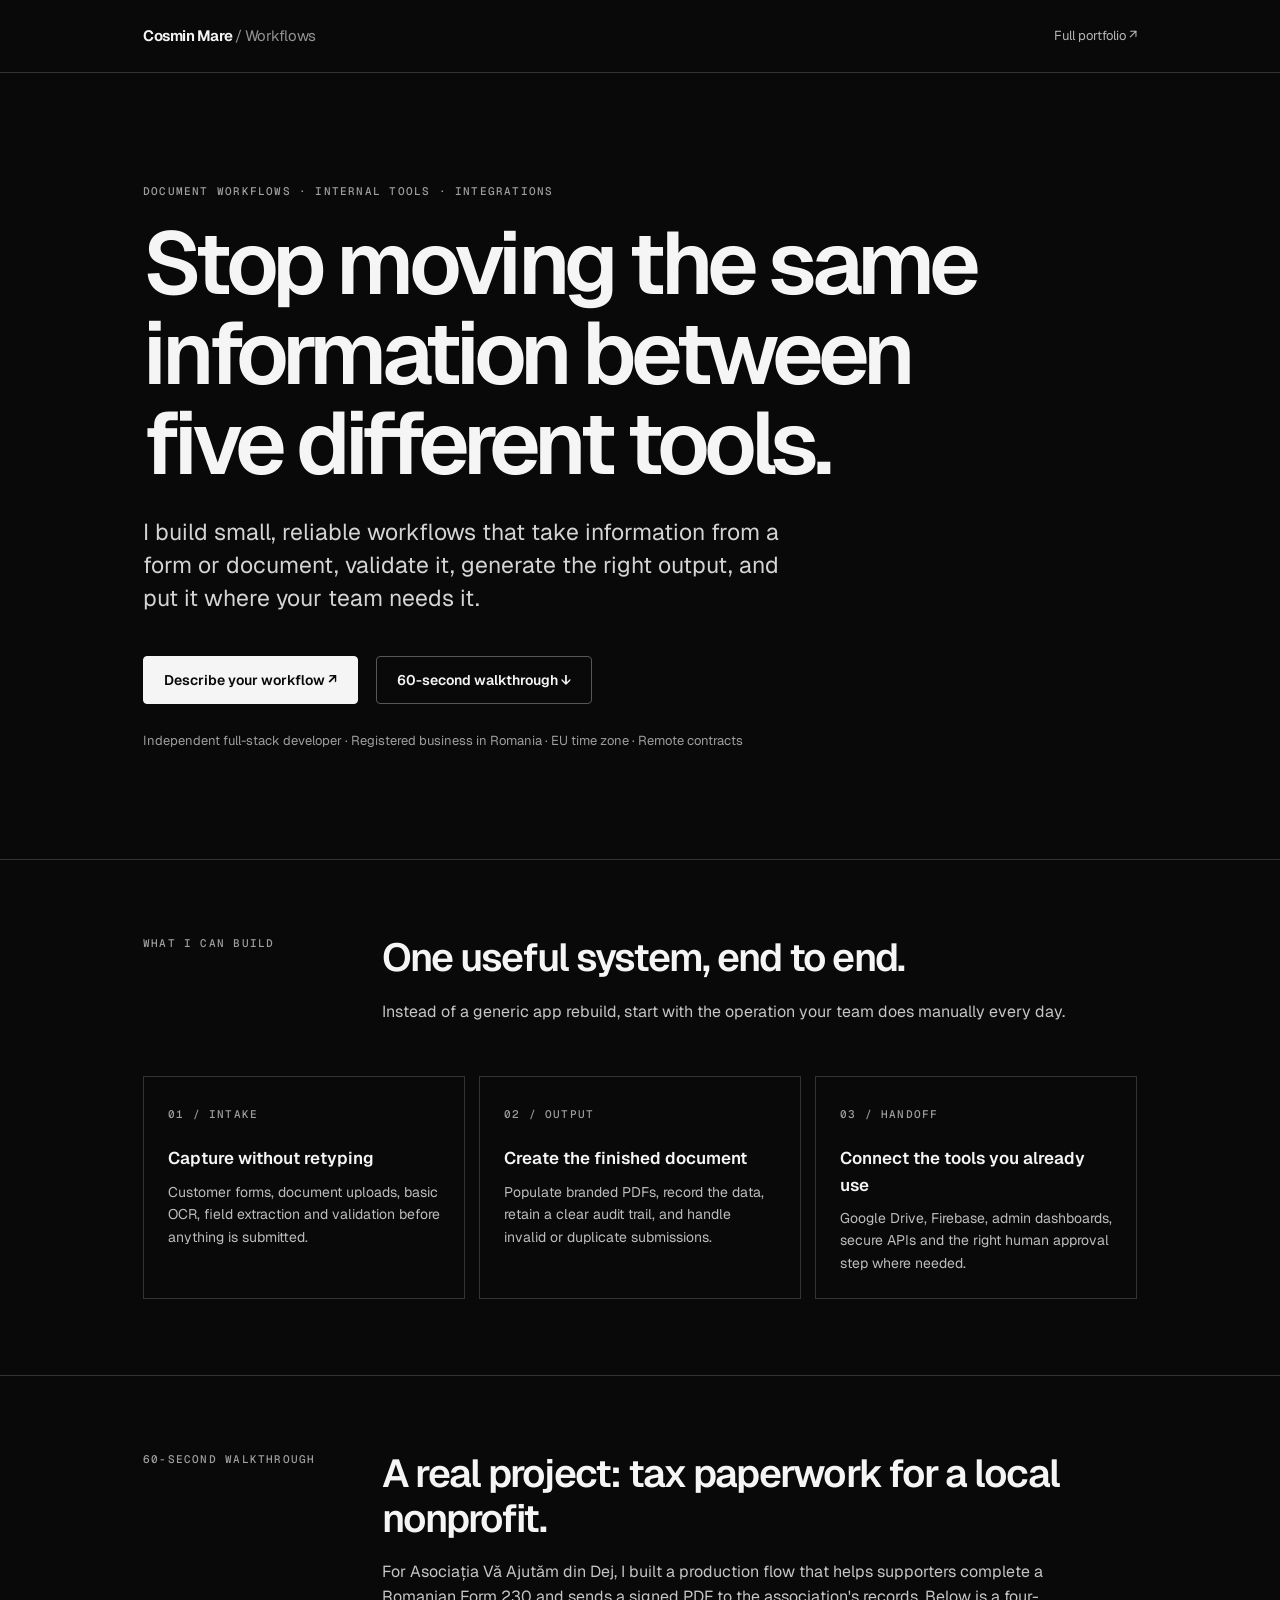
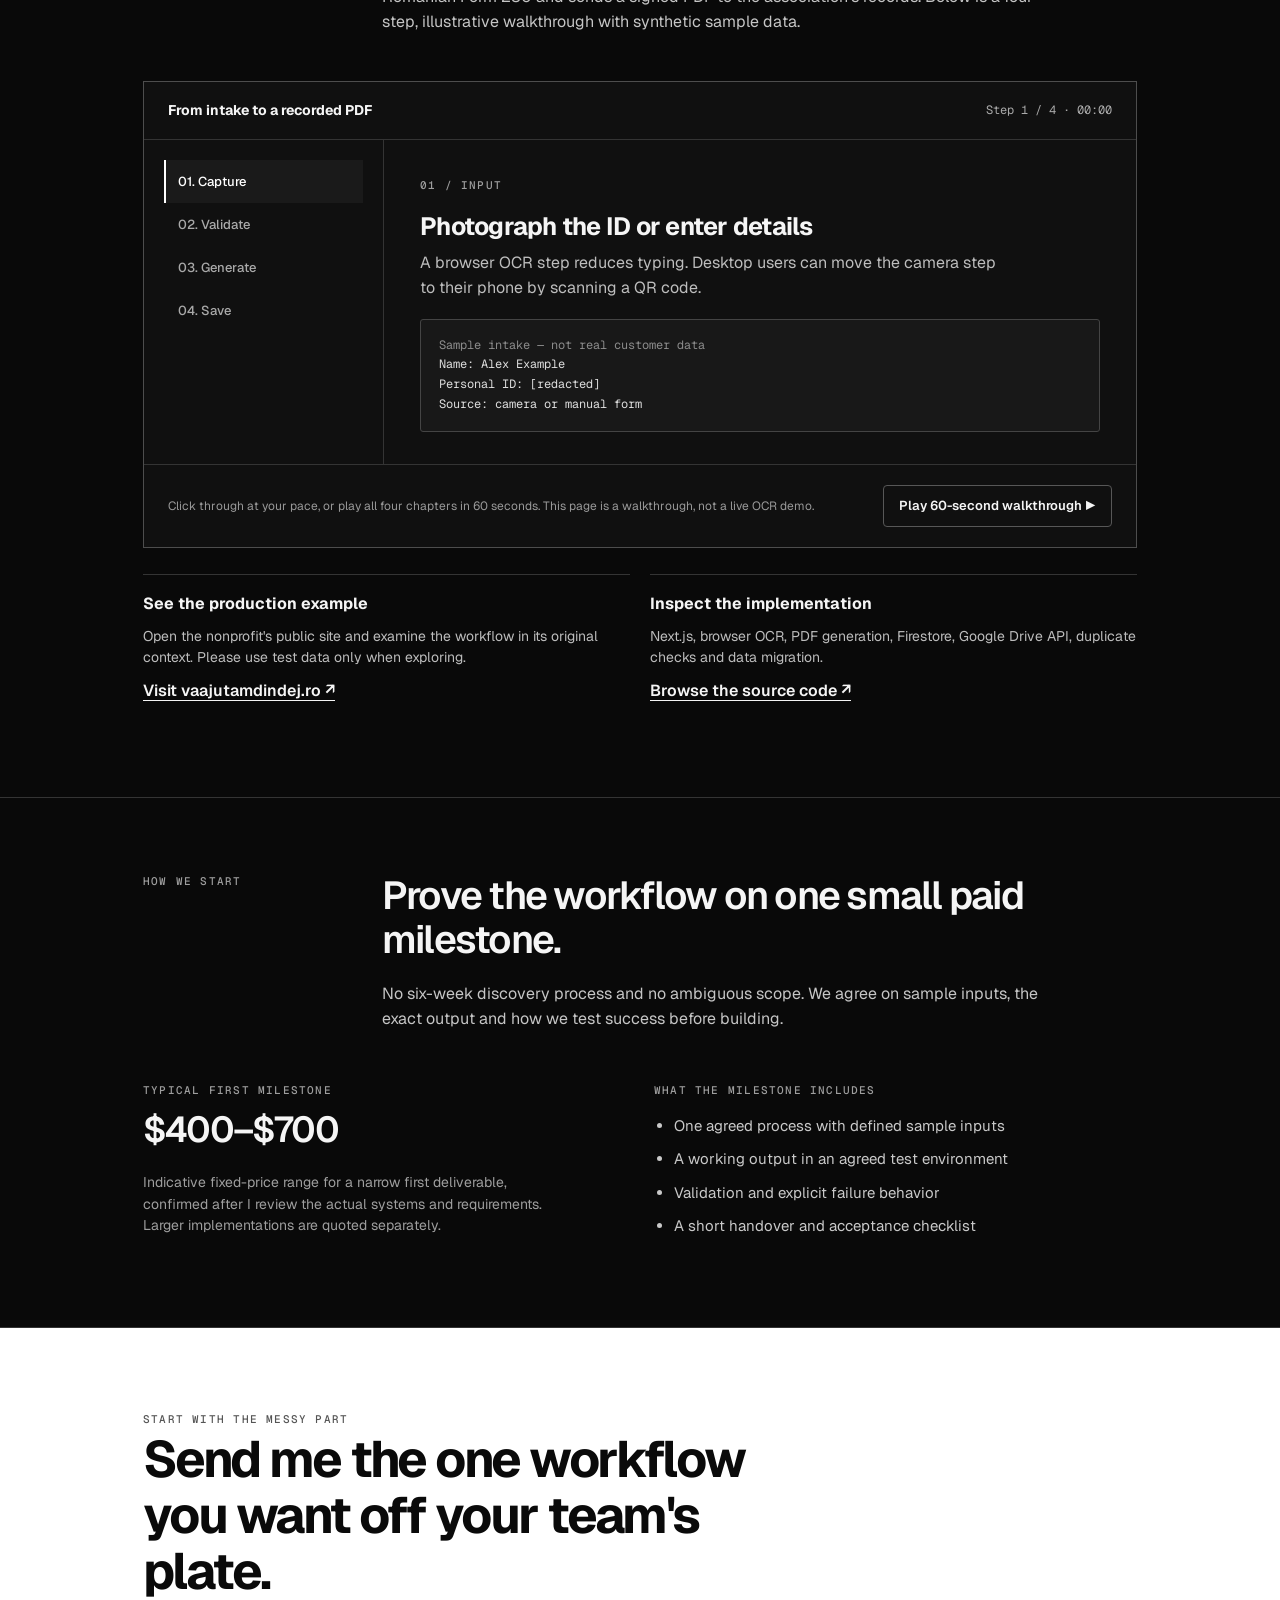
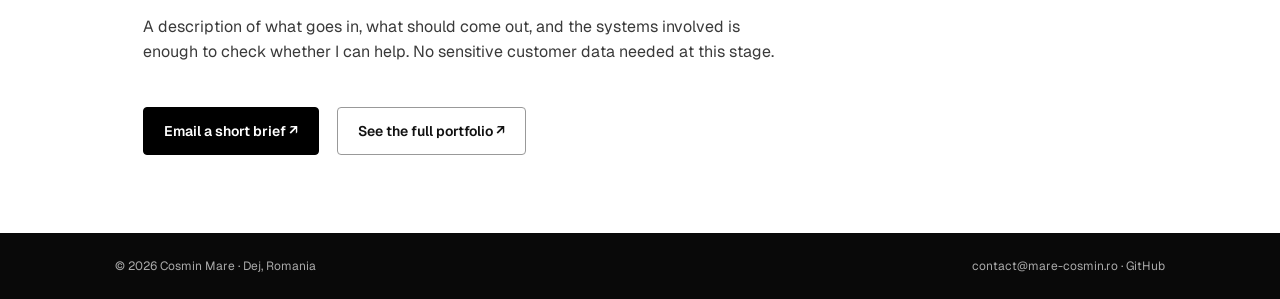
<file: en/workflow-automation/index.html>
<!doctype html>
<html lang="en">
<head>
  <meta charset="utf-8">
  <meta name="viewport" content="width=device-width, initial-scale=1">
  <meta name="description" content="Custom form-to-PDF, document intake and Google Drive workflows by Cosmin Mare. See a 60-second walkthrough of a production nonprofit automation and request a scoped paid pilot.">
  <meta name="theme-color" content="#090909">
  <meta name="author" content="Cosmin Mare">
  <meta property="og:type" content="website">
  <meta property="og:title" content="Paperwork into a workflow | Cosmin Mare">
  <meta property="og:description" content="One small working workflow first. A production OCR-to-PDF case study, a 60-second walkthrough and a clearly scoped pilot.">
  <meta property="og:url" content="https://mare-cosmin.ro/en/workflow-automation/">
  <meta property="og:image" content="https://mare-cosmin.ro/public/Logotype%20Mono%20Mare%20Cosmin.png">
  <link rel="canonical" href="https://mare-cosmin.ro/en/workflow-automation/">
  <link rel="icon" href="/public/Favicon%20Mono.svg" type="image/svg+xml">
  <title>Paperwork into a workflow | Cosmin Mare</title>
  <link rel="preconnect" href="https://fonts.googleapis.com">
  <link rel="preconnect" href="https://fonts.gstatic.com" crossorigin>
  <link href="https://fonts.googleapis.com/css2?family=Geist:wght@400;500;600;700&family=Geist+Mono:wght@400;500&display=swap" rel="stylesheet">
  <style>
    :root {color-scheme:dark;--bg:#090909;--surface:#111;--muted:#9e9e9e;--line:#343434;--ink:#f5f5f5;--font:'Geist',-apple-system,BlinkMacSystemFont,'Segoe UI',sans-serif}
    *{box-sizing:border-box} html{scroll-behavior:smooth} body{margin:0;background:var(--bg);color:var(--ink);font-family:var(--font);line-height:1.55;-webkit-font-smoothing:antialiased} a{color:inherit} .wrap{max-width:1050px;margin:auto;padding:0 28px}
    .skip{position:absolute;left:-999px}.skip:focus{left:20px;top:20px;background:#fff;color:#000;padding:10px;z-index:50}
    header{border-bottom:1px solid var(--line)}.head{display:flex;align-items:center;justify-content:space-between;gap:20px;min-height:72px}.wordmark{font-size:15px;font-weight:650;letter-spacing:-.03em;text-decoration:none}.back{font-size:13px;color:#b5b5b5;text-decoration:none}.back:hover,.inline:hover{text-decoration:underline}.mono{font:500 11px 'Geist Mono',monospace;letter-spacing:.11em;text-transform:uppercase;color:var(--muted)}
    .hero{padding:100px 0 95px;border-bottom:1px solid var(--line)}.hero h1{font-size:clamp(43px,7.6vw,88px);line-height:1.02;letter-spacing:-.065em;font-weight:600;max-width:860px;margin:21px 0 28px}.hero .sub{font-size:clamp(18px,2.5vw,23px);line-height:1.42;max-width:640px;color:#d4d4d4;margin:0}.links{display:flex;gap:18px;align-items:center;flex-wrap:wrap;margin-top:42px}.btn{display:inline-flex;align-items:center;justify-content:center;min-height:48px;padding:11px 20px;border-radius:4px;border:1px solid #f5f5f5;background:#f5f5f5;color:#090909;text-decoration:none;font:600 14px var(--font);cursor:pointer}.btn:hover{background:#d9d9d9}.btn.secondary{color:#f5f5f5;background:transparent;border-color:#575757}.btn.secondary:hover{border-color:#fff}.fine{color:var(--muted);font-size:13px;margin-top:27px}
    section.block{padding:76px 0;border-bottom:1px solid var(--line)}.eyebrow{margin:0 0 15px}.section-head{display:grid;grid-template-columns:215px 1fr;gap:24px;align-items:start}.section-head h2{font-size:clamp(25px,4vw,39px);letter-spacing:-.045em;line-height:1.14;font-weight:600;margin:0 0 19px}.section-head>div>p{color:#c5c5c5;max-width:690px;font-size:16px;margin:0 0 16px}.steps{display:grid;grid-template-columns:repeat(3,1fr);gap:14px;margin-top:35px}.tile{border:1px solid var(--line);padding:24px;min-height:190px}.tile strong{display:block;font-size:17px;margin:20px 0 9px;font-weight:600}.tile p{font-size:14px;line-height:1.6;color:#bcbcbc;margin:0}
    .demo{border:1px solid #4d4d4d;margin-top:30px;background:#101010}.demo-head{padding:18px 24px;display:flex;align-items:center;justify-content:space-between;gap:20px;border-bottom:1px solid var(--line);flex-wrap:wrap}.demo-head b{font-size:14px}.demo-count{font:12px 'Geist Mono',monospace;color:#aaa}.demo-main{display:grid;grid-template-columns:240px 1fr;min-height:260px}.demo-nav{border-right:1px solid var(--line);padding:20px}.demo-nav button{display:block;text-align:left;width:100%;color:#a9a9a9;background:none;border:0;border-left:2px solid transparent;padding:13px 12px;font:500 13px var(--font);cursor:pointer}.demo-nav button[aria-current="step"]{color:#fff;border-left-color:#fff;background:#1a1a1a}.demo-detail{padding:32px 36px}.demo-detail h3{font-size:25px;line-height:1.2;letter-spacing:-.03em;margin:14px 0 10px}.demo-detail p{color:#bdbdbd;max-width:590px;margin:0 0 18px}.artifact{border:1px solid #444;background:#181818;border-radius:3px;padding:16px 18px;font:12px/1.65 'Geist Mono',monospace;color:#dedede;overflow-wrap:anywhere}.artifact span{color:#8c8c8c}.demo-actions{padding:20px 24px;border-top:1px solid var(--line);display:flex;align-items:center;justify-content:space-between;gap:14px;flex-wrap:wrap}.demo-actions p{font-size:12px;color:#999;margin:0}.demo-actions .btn{min-height:42px;padding:9px 15px;font-size:13px}.proof{display:grid;grid-template-columns:1fr 1fr;gap:20px;margin-top:26px}.proof>div{border-top:1px solid var(--line);padding:17px 0}.proof b{display:block;margin-bottom:9px}.proof p{font-size:14px;color:#bcbcbc;margin:0 0 10px}.inline{font-weight:600;text-underline-offset:4px}
    .scope{display:grid;grid-template-columns:1fr 1fr;gap:28px;margin-top:30px}.scope ul{padding-left:20px;margin:12px 0}.scope li{color:#c9c9c9;margin-bottom:10px;font-size:15px}.price{font-size:36px;font-weight:600;letter-spacing:-.05em}.price-desc{font-size:14px;color:var(--muted);max-width:430px}.last{background:#fff;color:#0a0a0a;padding:78px 0}.last h2{font-size:clamp(29px,5vw,51px);line-height:1.1;letter-spacing:-.05em;max-width:660px;margin:0 0 15px}.last p{max-width:650px;color:#3a3a3a}.last .btn{background:#000;color:#fff;border-color:#000}.last .btn:hover{background:#333}.last .secondary{background:none;color:#111;border-color:#999}.last .secondary:hover{border-color:#111}.foot{display:flex;justify-content:space-between;gap:16px;flex-wrap:wrap;padding:24px 0;font-size:12px;color:#aaa}.foot a{text-decoration:none}.foot a:hover{text-decoration:underline}
    @media(max-width:700px){.wrap{padding:0 20px}.hero{padding:70px 0}.hero h1{font-size:clamp(43px,10vw,70px)}.block{padding:55px 0!important}.section-head,.steps,.proof,.scope{grid-template-columns:1fr}.section-head{gap:15px}.tile{min-height:0}.demo-main{grid-template-columns:1fr}.demo-nav{display:grid;grid-template-columns:repeat(2,1fr);border-right:0;border-bottom:1px solid var(--line);padding:9px}.demo-nav button{font-size:12px}.demo-detail{padding:23px 22px}.demo-head,.demo-actions{padding:16px 20px}.last{padding:63px 0}.links{gap:12px}.btn{width:100%}}@media(prefers-reduced-motion:reduce){html{scroll-behavior:auto}}
  </style>
  <script type="application/ld+json">{"@context":"https://schema.org","@type":"Service","name":"Small-business document and workflow automation","provider":{"@type":"Person","name":"Cosmin Mare","url":"https://mare-cosmin.ro/en/"},"areaServed":"Worldwide","serviceType":"Document intake, form-to-PDF generation, workflow integrations and internal tools","url":"https://mare-cosmin.ro/en/workflow-automation/"}</script>
</head>
<body>
<a href="#main" class="skip">Skip to main content</a>
<header><div class="wrap head"><a class="wordmark" href="/en/">Cosmin Mare <span style="font-weight:400;color:#929292"> / Workflows</span></a><a class="back" href="/en/">Full portfolio ↗</a></div></header>
<main id="main">
  <section class="hero"><div class="wrap">
    <p class="mono">Document workflows · Internal tools · Integrations</p>
    <h1>Stop moving the same information between five different tools.</h1>
    <p class="sub">I build small, reliable workflows that take information from a form or document, validate it, generate the right output, and put it where your team needs it.</p>
    <div class="links"><a class="btn" href="mailto:contact@mare-cosmin.ro?subject=Workflow%20automation%20-%20project%20brief&body=What%20is%20the%20manual%20process%3F%0AWhich%20tools%20are%20involved%3F%0AWhat%20needs%20to%20happen%20when%20it%20fails%3F%0ADesired%20deadline%3A">Describe your workflow ↗</a><a class="btn secondary" href="#demo">60-second walkthrough ↓</a></div>
    <p class="fine">Independent full-stack developer · Registered business in Romania · EU time zone · Remote contracts</p>
  </div></section>
  <section class="block"><div class="wrap">
    <div class="section-head"><p class="mono eyebrow">What I can build</p><div><h2>One useful system, end to end.</h2><p>Instead of a generic app rebuild, start with the operation your team does manually every day.</p></div></div>
    <div class="steps">
      <div class="tile"><span class="mono">01 / Intake</span><strong>Capture without retyping</strong><p>Customer forms, document uploads, basic OCR, field extraction and validation before anything is submitted.</p></div>
      <div class="tile"><span class="mono">02 / Output</span><strong>Create the finished document</strong><p>Populate branded PDFs, record the data, retain a clear audit trail, and handle invalid or duplicate submissions.</p></div>
      <div class="tile"><span class="mono">03 / Handoff</span><strong>Connect the tools you already use</strong><p>Google Drive, Firebase, admin dashboards, secure APIs and the right human approval step where needed.</p></div>
    </div>
  </div></section>
  <section class="block" id="demo"><div class="wrap">
    <div class="section-head"><p class="mono eyebrow">60-second walkthrough</p><div><h2>A real project: tax paperwork for a local nonprofit.</h2><p>For Asociația Vă Ajutăm din Dej, I built a production flow that helps supporters complete a Romanian Form 230 and sends a signed PDF to the association's records. Below is a four-step, illustrative walkthrough with synthetic sample data.</p></div></div>
    <div class="demo" aria-label="Four-step illustrative walkthrough">
      <div class="demo-head"><b>From intake to a recorded PDF</b><span class="demo-count" id="time">Step 1 / 4 · 00:00</span></div>
      <div class="demo-main">
        <div class="demo-nav" aria-label="Walkthrough chapters">
          <button type="button" data-step="0" aria-current="step">01. Capture</button>
          <button type="button" data-step="1">02. Validate</button>
          <button type="button" data-step="2">03. Generate</button>
          <button type="button" data-step="3">04. Save</button>
        </div>
        <div class="demo-detail" aria-live="polite"><span class="mono" id="demo-kicker">01 / Input</span><h3 id="demo-title">Photograph the ID or enter details</h3><p id="demo-text">A browser OCR step reduces typing. Desktop users can move the camera step to their phone by scanning a QR code.</p><div class="artifact" id="demo-artifact"><span>Sample intake — not real customer data</span><br>Name: Alex Example<br>Personal ID: [redacted]<br>Source: camera or manual form</div></div>
      </div>
      <div class="demo-actions"><p>Click through at your pace, or play all four chapters in 60 seconds. This page is a walkthrough, not a live OCR demo.</p><button class="btn secondary" id="play" type="button">Play 60-second walkthrough ▶</button></div>
    </div>
    <div class="proof">
      <div><b>See the production example</b><p>Open the nonprofit's public site and examine the workflow in its original context. Please use test data only when exploring.</p><a class="inline" href="https://vaajutamdindej.ro" target="_blank" rel="noopener noreferrer">Visit vaajutamdindej.ro ↗</a></div>
      <div><b>Inspect the implementation</b><p>Next.js, browser OCR, PDF generation, Firestore, Google Drive API, duplicate checks and data migration.</p><a class="inline" href="https://github.com/Cosmin-Mare/vaajutam-nextjs" target="_blank" rel="noopener noreferrer">Browse the source code ↗</a></div>
    </div>
  </div></section>
  <section class="block"><div class="wrap">
    <div class="section-head"><p class="mono eyebrow">How we start</p><div><h2>Prove the workflow on one small paid milestone.</h2><p>No six-week discovery process and no ambiguous scope. We agree on sample inputs, the exact output and how we test success before building.</p></div></div>
    <div class="scope">
      <div><span class="mono">Typical first milestone</span><div class="price">$400–$700</div><p class="price-desc">Indicative fixed-price range for a narrow first deliverable, confirmed after I review the actual systems and requirements. Larger implementations are quoted separately.</p></div>
      <div><span class="mono">What the milestone includes</span><ul><li>One agreed process with defined sample inputs</li><li>A working output in an agreed test environment</li><li>Validation and explicit failure behavior</li><li>A short handover and acceptance checklist</li></ul></div>
    </div>
  </div></section>
  <section class="last"><div class="wrap"><span class="mono" style="color:#555">Start with the messy part</span><h2>Send me the one workflow you want off your team's plate.</h2><p>A description of what goes in, what should come out, and the systems involved is enough to check whether I can help. No sensitive customer data needed at this stage.</p><div class="links"><a class="btn" href="mailto:contact@mare-cosmin.ro?subject=Workflow%20automation%20-%20project%20brief&body=Current%20manual%20steps%3A%0AInput%20documents%20or%20forms%3A%0ADesired%20output%3A%0ATools%20involved%3A%0ADeadline%3A">Email a short brief ↗</a><a class="btn secondary" href="/en/">See the full portfolio ↗</a></div></div></section>
</main>
<footer><div class="wrap foot"><span>© 2026 Cosmin Mare · Dej, Romania</span><span><a href="mailto:contact@mare-cosmin.ro">contact@mare-cosmin.ro</a> · <a href="https://github.com/Cosmin-Mare">GitHub</a></span></div></footer>
<script>
(function(){
  var stages=[
    {k:"01 / Input",t:"Photograph the ID or enter details",p:"A browser OCR step reduces typing. Desktop users can move the camera step to their phone by scanning a QR code.",a:"<span>Sample intake — not real customer data</span><br>Name: Alex Example<br>Personal ID: [redacted]<br>Source: camera or manual form"},
    {k:"02 / Validation",t:"Catch errors before submission",p:"The workflow checks fields and Romanian personal-number checksums, and prevents repeat submissions for the same tax year.",a:"<span>Sample validation status</span><br>Required fields: ✓ Complete<br>ID format: ✓ Checked<br>Duplicate submission: ✓ Not found"},
    {k:"03 / Document",t:"Make the signed PDF",p:"The person's entries and signature are placed into the required document, so the volunteer team does not need to retype paperwork.",a:"<span>Sample output, for illustration</span><br>Form_230_Alex_Example.pdf<br>Status: Generated<br>Signature: Captured"},
    {k:"04 / Storage",t:"Store it and make it findable",p:"The generated file is recorded in Firestore and uploaded to Google Drive when configured, giving the nonprofit a consistent handoff.",a:"<span>Illustrative record</span><br>Submission: Recorded<br>PDF: Linked to submission<br>Google Drive: Uploaded"}
  ];
  var i=0, playing=false, timer=null, elapsed=0, title=document.getElementById("demo-title"),desc=document.getElementById("demo-text"),artifact=document.getElementById("demo-artifact"),kick=document.getElementById("demo-kicker"),clock=document.getElementById("time"),play=document.getElementById("play"),buttons=Array.from(document.querySelectorAll("[data-step]"));
  function draw(){var s=stages[i];kick.textContent=s.k;title.textContent=s.t;desc.textContent=s.p;artifact.innerHTML=s.a;buttons.forEach(function(b,n){if(n===i)b.setAttribute("aria-current","step");else b.removeAttribute("aria-current")});clock.textContent="Step "+(i+1)+" / 4 · 00:"+String(elapsed).padStart(2,"0")}
  function stop(){clearInterval(timer);timer=null;playing=false;play.textContent="Play 60-second walkthrough ▶"}
  buttons.forEach(function(b){b.addEventListener("click",function(){stop();i=Number(b.dataset.step);elapsed=i*15;draw()})});
  play.addEventListener("click",function(){if(playing){stop();return}i=0;elapsed=0;playing=true;play.textContent="Pause walkthrough";draw();timer=setInterval(function(){elapsed++;if(elapsed>=60){i=3;elapsed=60;draw();stop();return}i=Math.floor(elapsed/15);draw()},1000)});
  draw();
})();
</script>
</body>
</html>
</file>
<file: styles.css>
/* ============================================
   Mare Cosmin · Black & white, flat
   ============================================ */

/*
 * Logotype uses its own family name so font-weight works. Bundled Helvetica
 * CSS from CDNs uses local('Helvetica Neue') first; on macOS that system
 * font often ignores 100/300 vs 700 in nested spans.
 */
@font-face {
    font-family: 'Mare Cosmin Neue';
    font-style: normal;
    font-weight: 300;
    font-display: swap;
    src: url('https://fonts.cdnfonts.com/s/14188/HelveticaNeue-Light.woff') format('woff');
}

@font-face {
    font-family: 'Mare Cosmin Neue';
    font-style: italic;
    font-weight: 300;
    font-display: swap;
    src: url('https://fonts.cdnfonts.com/s/14188/HelveticaNeueLightItalic.woff') format('woff');
}

@font-face {
    font-family: 'Mare Cosmin Neue';
    font-style: normal;
    font-weight: 700;
    font-display: swap;
    src: url('https://fonts.cdnfonts.com/s/14188/HelveticaNeueBold.woff') format('woff');
}

:root {
    /* True black and white. Grey is only for small meta text and hairlines.
       Odd sections of <main> (hero first), the nav and the footer are dark; the rest are light. */
    --bg-deep: #ffffff;
    --bg-card: #fafafa;
    --border: #eaeaea;
    --border-strong: #c9c9c9;
    --text: #000000;
    --text-soft: #171717;
    --text-muted: #666666;
    --text-faint: #6f6f6f;
    --accent: #000000;
    --radius: 6px;
    --font-display: 'Geist', 'Inter', -apple-system, BlinkMacSystemFont, 'Segoe UI', sans-serif;
    --font-mono: 'Geist Mono', ui-monospace, 'SF Mono', Menlo, Consolas, monospace;
}

.nav,
.footer,
main > section:nth-child(odd) {
    --bg-deep: #000000;
    --bg-card: #0a0a0a;
    --border: #2e2e2e;
    --border-strong: #4a4a4a;
    --text: #ffffff;
    --text-soft: #ededed;
    --text-muted: #a1a1a1;
    --text-faint: #8f8f8f;
    --accent: #ffffff;
    color: var(--text);
}

.footer,
main > section:nth-child(odd) {
    background: var(--bg-deep);
}

*, *::before, *::after {
    margin: 0;
    padding: 0;
    box-sizing: border-box;
}

html {
    scroll-behavior: smooth;
    font-size: 16px;
    cursor: default;
}

body {
    font-family: var(--font-display);
    color: var(--text);
    background: var(--bg-deep);
    line-height: 1.7;
    -webkit-font-smoothing: antialiased;
    -moz-osx-font-smoothing: grayscale;
}

.skip-link {
    position: absolute;
    top: -100px;
    left: 16px;
    z-index: 300;
    padding: 12px 18px;
    font-weight: 600;
    font-size: 0.9375rem;
    color: var(--bg-deep);
    background: var(--accent);
    border-radius: var(--radius);
    transition: top 0.2s ease;
}

.skip-link:focus {
    top: 16px;
    outline: 2px solid var(--text);
    outline-offset: 3px;
}

a,
button,
[type="button"],
[type="submit"],
[type="reset"],
select,
summary,
label[for],
.btn,
.nav-cta,
.nav-toggle,
.contact-links a,
.contact-item a,
.nav-links a,
.nav-logo {
    cursor: pointer !important;
}

input,
textarea,
[contenteditable="true"] {
    cursor: text !important;
}

a {
    color: inherit;
    text-decoration: none;
}

img {
    max-width: 100%;
    display: block;
}

.container {
    max-width: 1080px;
    margin: 0 auto;
    padding: 0 24px;
}

/* --- Nav --- */
.nav {
    position: fixed;
    top: 0;
    left: 0;
    right: 0;
    z-index: 100;
    /* Solid on purpose: backdrop-filter on a fixed bar flickers while scrolling over black/white sections */
    background: #000000;
    border-bottom: 1px solid transparent;
    transition: border-color 0.3s ease;
}

.nav.scrolled {
    border-bottom-color: var(--border);
}

.nav-inner {
    max-width: 1080px;
    margin: 0 auto;
    padding: 0 24px;
    display: flex;
    align-items: center;
    justify-content: space-between;
    height: 64px;
}

.nav-logo {
    display: flex;
    align-items: center;
    flex-shrink: 0;
}

.nav-logo-img {
    height: 40px;
    width: 40px;
    display: block;
    object-fit: contain;
    border-radius: 6px;
}

.brand-name {
    font-family: 'Mare Cosmin Neue', 'Helvetica Neue', Helvetica, Arial, sans-serif;
}

.brand-m,
.brand-c {
    font-weight: 700;
    color: var(--text);
}

.brand-are {
    font-weight: 300;
    color: var(--text);
}

.brand-osmin {
    font-weight: 300;
    font-style: italic;
    color: var(--text);
}

.nav-links {
    list-style: none;
    display: flex;
    align-items: center;
    gap: 28px;
}

.nav-links a {
    font-size: 0.88rem;
    font-weight: 500;
    color: var(--text-muted);
    transition: color 0.2s ease;
    position: relative;
}

.nav-links a:not(.nav-cta)::after {
    content: '';
    position: absolute;
    bottom: -4px;
    left: 0;
    width: 0;
    height: 1px;
    background: var(--text);
    transition: width 0.25s ease;
}

.nav-links a:not(.nav-cta):hover::after,
.nav-links a:not(.nav-cta).is-active::after {
    width: 100%;
}

.nav-links a:hover,
.nav-links a.is-active {
    color: var(--text);
}

.nav-cta {
    background: var(--text);
    color: var(--bg-deep) !important;
    padding: 8px 18px;
    border-radius: var(--radius);
    font-size: 0.85rem !important;
    font-weight: 600 !important;
    transition: background 0.2s ease !important;
}

.nav-cta::after {
    display: none !important;
}

.nav-links a.nav-cta:hover {
    background: var(--text-soft);
    color: var(--bg-deep) !important;
}

.nav-toggle {
    display: none;
    flex-direction: column;
    gap: 5px;
    background: none;
    border: none;
    padding: 4px;
}

.nav-toggle span {
    display: block;
    width: 22px;
    height: 2px;
    background: var(--text);
    transition: all 0.3s ease;
}

/* --- Hero --- */
.hero {
    padding: 140px 0 72px;
    min-height: 92vh;
    display: flex;
    align-items: flex-end;
}

.hero .container {
    display: grid;
    grid-template-columns: 200px minmax(0, 1fr);
    column-gap: 48px;
    width: 100%;
}

.hero-title {
    grid-column: 1 / -1;
    grid-row: 1;
    font-size: clamp(3.25rem, 11vw, 8.5rem);
    letter-spacing: -0.045em;
    line-height: 0.95;
    margin-bottom: 56px;
}

.hero-tagline {
    grid-column: 1;
    grid-row: 2;
    font-size: 0.9rem;
    font-weight: 500;
    line-height: 1.5;
    color: var(--text-muted);
    margin: 0;
    padding-top: 0.4rem;
}

.hero-subtitle {
    grid-column: 2;
    grid-row: 2;
    font-size: clamp(1.25rem, 2.4vw, 1.6rem);
    color: var(--text);
    font-weight: 500;
    line-height: 1.4;
    letter-spacing: -0.01em;
    max-width: 640px;
    margin-bottom: 18px;
}

.hero-desc {
    grid-column: 2;
    font-size: 1.05rem;
    color: var(--text-muted);
    max-width: 560px;
    margin-bottom: 20px;
}

.hero-facts {
    grid-column: 2;
    font-size: 0.95rem;
    color: var(--text-soft);
    margin-bottom: 36px;
}

.hero-ctas {
    grid-column: 2;
    display: flex;
    align-items: center;
    gap: 22px;
    flex-wrap: wrap;
}

/* --- Buttons --- */
.btn {
    display: inline-flex;
    align-items: center;
    justify-content: center;
    gap: 8px;
    font-family: inherit;
    font-size: 0.95rem;
    font-weight: 600;
    padding: 14px 26px;
    border-radius: var(--radius);
    border: none;
    transition: background 0.2s ease, border-color 0.2s ease;
}

.btn-primary {
    background: var(--text);
    color: var(--bg-deep);
}

.btn-primary:hover {
    background: var(--text-soft);
}

.btn-secondary {
    background: none;
    color: var(--text);
    padding: 14px 2px;
    font-weight: 500;
    text-decoration: underline;
    text-decoration-color: var(--border-strong);
    text-underline-offset: 6px;
    transition: text-decoration-color 0.2s ease;
}

.btn-secondary:hover {
    text-decoration-color: var(--text);
}

.btn-full {
    width: 100%;
}

/* --- Sections --- */
.section {
    padding: 96px 0;
    border-top: 1px solid var(--border);
}

.section > .container {
    display: grid;
    grid-template-columns: 200px minmax(0, 1fr);
    column-gap: 48px;
}

.section > .container > * {
    grid-column: 2;
}

.section > .container > .section-title {
    grid-column: 1;
    grid-row: 1;
}

.section-title {
    font-family: var(--font-display);
    font-size: 1rem;
    font-weight: 600;
    letter-spacing: 0;
    line-height: 1.4;
    padding-top: 0.2rem;
    margin: 0;
    color: var(--text);
}

.section-lead {
    font-size: 1.02rem;
    color: var(--text-muted);
    max-width: 620px;
    margin-bottom: 36px;
    line-height: 1.65;
}

/* --- Despre --- */
.despre-content {
    max-width: 600px;
}

.despre-content p {
    font-size: 1.05rem;
    color: var(--text-soft);
    margin-bottom: 14px;
}

.despre-content strong {
    color: var(--text);
    font-weight: 600;
}

.despre-meta {
    margin-top: 26px;
}

.despre-meta h3 {
    font-size: 1rem;
    font-weight: 600;
    color: var(--text);
    margin-bottom: 10px;
}

.despre-meta ul {
    list-style: none;
}

.despre-meta li {
    font-size: 0.95rem;
    color: var(--text-soft);
    margin-bottom: 8px;
    position: relative;
    padding-left: 18px;
}

.despre-meta li::before {
    content: '';
    position: absolute;
    left: 0;
    top: 0.75em;
    width: 8px;
    height: 1px;
    background: var(--text-muted);
}

.despre-layout {
    grid-row: 1 / span 2;
}

.section > .container.has-photo {
    grid-template-rows: auto 1fr;
}

.section > .container > .about-photo {
    grid-column: 1;
    grid-row: 2;
    margin: 20px 0 0;
}

.about-photo img {
    width: 100%;
    height: auto;
    aspect-ratio: 1;
    object-fit: cover;
    border-radius: var(--radius);
}

/* --- Experiență --- */
.experience-list {
    display: flex;
    flex-direction: column;
}

.experience-item {
    border-top: 1px solid var(--border);
}

.experience-item:last-child {
    border-bottom: 1px solid var(--border);
}

.experience-summary {
    list-style: none;
    display: grid;
    grid-template-columns: 1fr auto;
    grid-template-rows: auto auto;
    gap: 2px 16px;
    padding: 20px 36px 20px 0;
    cursor: pointer;
    position: relative;
    align-items: center;
}

.experience-summary::-webkit-details-marker {
    display: none;
}

.experience-summary::marker {
    display: none;
}

.experience-org {
    font-size: 0.85rem;
    font-weight: 500;
    color: var(--text-muted);
    grid-column: 1;
    grid-row: 1;
}

.experience-role {
    font-family: var(--font-display);
    font-size: 1.08rem;
    font-weight: 600;
    color: var(--text);
    grid-column: 1;
    grid-row: 2;
}

.experience-dates {
    font-size: 0.88rem;
    color: var(--text-muted);
    grid-column: 2;
    grid-row: 1 / span 2;
    align-self: center;
    text-align: right;
}

.experience-chevron {
    position: absolute;
    right: 4px;
    top: 50%;
    width: 9px;
    height: 9px;
    border-right: 1.5px solid var(--text-muted);
    border-bottom: 1.5px solid var(--text-muted);
    transform: translateY(-60%) rotate(45deg);
    transition: transform 0.25s ease;
}

.experience-item[open] .experience-chevron {
    transform: translateY(-20%) rotate(-135deg);
}

.experience-body {
    padding: 0 0 20px;
}

.experience-body p {
    font-size: 0.95rem;
    color: var(--text-muted);
    line-height: 1.65;
    max-width: 640px;
}

.experience-body a {
    color: var(--text);
    text-decoration: underline;
    text-underline-offset: 3px;
}

.experience-body a:hover {
    color: var(--text-muted);
}

.experience-footnote {
    margin-top: 28px;
    font-size: 0.88rem;
    color: var(--text-muted);
    max-width: 640px;
    line-height: 1.6;
}

/* --- Proiecte --- */
.proiecte-stack {
    display: flex;
    flex-direction: column;
    gap: 44px;
}

.proiecte-group {
    display: flex;
    flex-direction: column;
    gap: 10px;
}

.proiecte-subtitle {
    font-family: var(--font-display);
    font-size: 1.05rem;
    font-weight: 600;
    letter-spacing: -0.02em;
    color: var(--text);
    margin: 0;
}

.proiecte-group-lead {
    font-size: 0.9rem;
    color: var(--text-muted);
    line-height: 1.55;
    margin: 0 0 6px;
    max-width: 52ch;
}

.proiecte-grid {
    display: grid;
    grid-template-columns: repeat(2, 1fr);
    gap: 0 40px;
}

.proiecte-grid--narrow {
    grid-template-columns: 1fr;
    max-width: min(100%, 440px);
}

.proiect-card {
    display: flex;
    flex-direction: column;
    align-items: flex-start;
    text-align: left;
    border-top: 1px solid var(--border);
    padding: 22px 0 26px;
    transition: border-color 0.2s ease;
    text-decoration: none;
    color: inherit;
    outline: none;
}

.proiect-card:hover {
    border-top-color: var(--text);
}

.proiect-card:focus-visible {
    outline: 2px solid var(--text);
    outline-offset: 3px;
}

.proiect-meta {
    display: flex;
    flex-wrap: wrap;
    align-items: center;
    gap: 4px 0;
    margin-bottom: 8px;
    font-size: 0.82rem;
    color: var(--text-muted);
}

.proiect-year {
    font-weight: 500;
}

.proiect-kind::before {
    content: '·';
    margin: 0 8px;
}

.proiect-title {
    font-family: var(--font-display);
    font-size: 1.15rem;
    font-weight: 600;
    letter-spacing: -0.02em;
    color: var(--text);
    margin-bottom: 10px;
    line-height: 1.25;
}

.proiect-desc {
    font-size: 0.95rem;
    color: var(--text-soft);
    line-height: 1.6;
    flex: 1;
    margin-bottom: 16px;
}

.proiect-cta {
    font-size: 0.85rem;
    font-weight: 600;
    color: var(--text-muted);
    margin-top: auto;
    transition: color 0.2s ease;
}

.proiect-card:hover .proiect-cta,
.case-item .proiect-cta:hover {
    color: var(--text);
}

/* --- Servicii / Skills --- */
.servicii-grid {
    display: flex;
    flex-direction: column;
    margin-bottom: 28px;
}

.serviciu-card {
    display: grid;
    grid-template-columns: minmax(160px, 240px) 1fr;
    column-gap: 40px;
    padding: 26px 0;
    border-top: 1px solid var(--border);
    align-items: start;
}

.serviciu-card:last-child {
    border-bottom: 1px solid var(--border);
}

.serviciu-card h3 {
    grid-column: 1;
    grid-row: 1 / span 2;
    font-family: var(--font-display);
    font-size: 1.08rem;
    font-weight: 600;
    letter-spacing: -0.01em;
    color: var(--text);
    line-height: 1.35;
}

.serviciu-card p {
    grid-column: 2;
    font-size: 0.95rem;
    color: var(--text-soft);
    line-height: 1.6;
}

.serviciu-card .serviciu-extra {
    margin-top: 10px;
    font-size: 0.9rem;
    color: var(--text-muted);
}

.servicii-footer {
    font-size: 1rem;
    color: var(--text-muted);
}

/* --- Contact --- */
.contact-intro {
    font-size: 1.06rem;
    color: var(--text-soft);
    margin-bottom: 36px;
    max-width: 480px;
}

.contact-grid {
    display: grid;
    grid-template-columns: 1fr 1fr;
    gap: 52px;
    align-items: start;
}

.form-group {
    margin-bottom: 18px;
}

.form-group label {
    display: block;
    font-size: 0.84rem;
    font-weight: 500;
    color: var(--text-soft);
    margin-bottom: 6px;
}

.form-group input,
.form-group textarea {
    width: 100%;
    font-family: inherit;
    font-size: 0.95rem;
    padding: 12px 14px;
    border: 1.5px solid var(--border);
    border-radius: var(--radius);
    background: var(--bg-deep);
    color: var(--text);
    transition: border-color 0.2s ease;
    outline: none;
}

.form-group input:focus,
.form-group textarea:focus {
    border-color: var(--text);
}

.form-group input::placeholder,
.form-group textarea::placeholder {
    color: var(--text-faint);
}

.form-group textarea {
    resize: vertical;
    min-height: 120px;
}

.contact-info {
    padding-top: 6px;
}

.contact-item {
    display: flex;
    align-items: center;
    gap: 12px;
    margin-bottom: 22px;
    color: var(--text-soft);
}

.contact-item svg {
    flex-shrink: 0;
    color: var(--text-muted);
}

.contact-item a {
    font-size: 1rem;
    font-weight: 500;
    transition: color 0.2s ease;
}

.contact-item a:hover {
    color: var(--text);
}

.contact-links {
    display: flex;
    gap: 14px;
    margin-top: 6px;
}

.contact-links a {
    display: flex;
    align-items: center;
    justify-content: center;
    width: 44px;
    height: 44px;
    border-radius: var(--radius);
    color: var(--text-muted);
    border: 1.5px solid var(--border);
    transition: color 0.2s ease, border-color 0.2s ease;
}

.contact-links a:hover {
    color: var(--text);
    border-color: var(--text);
}

.form-success {
    text-align: center;
    padding: 40px 0;
}

.form-success p {
    font-size: 1.08rem;
    color: var(--text);
    font-weight: 500;
}

.form-success .check {
    font-size: 2.4rem;
    margin-bottom: 12px;
    display: block;
    color: var(--text);
}

.footer {
    padding: 36px 0;
    border-top: 1px solid var(--border);
}

.footer-inner {
    display: flex;
    flex-direction: row;
    align-items: center;
    flex-wrap: wrap;
    gap: 8px 16px;
    text-align: left;
}

.footer-logo {
    object-fit: contain;
    border-radius: 4px;
}

.footer p {
    font-size: 0.84rem;
    color: var(--text-faint);
    margin: 0;
}

.footer-credit {
    font-size: 0.72rem;
    opacity: 0.8;
    margin-left: auto !important;
}

.footer-credit a {
    color: inherit;
    text-decoration: none;
}

.footer-credit a:hover {
    text-decoration: underline;
}

.btn-loading {
    position: relative;
    color: transparent !important;
    pointer-events: none;
}

.btn-loading::after {
    content: '';
    position: absolute;
    top: 50%;
    left: 50%;
    width: 20px;
    height: 20px;
    margin: -10px 0 0 -10px;
    border: 2px solid var(--bg-deep);
    border-top-color: transparent;
    border-radius: 50%;
    animation: spin 0.65s linear infinite;
}

@keyframes spin {
    to { transform: rotate(360deg); }
}

.form-error {
    background: rgba(180, 60, 60, 0.12);
    border: 1px solid rgba(220, 90, 90, 0.35);
    color: #ffb0b0;
    padding: 12px 14px;
    border-radius: var(--radius);
    font-size: 0.9rem;
    margin-bottom: 14px;
}

.nav-toggle.active span:nth-child(1) {
    transform: rotate(45deg) translate(5px, 5px);
}

.nav-toggle.active span:nth-child(2) {
    opacity: 0;
}

.nav-toggle.active span:nth-child(3) {
    transform: rotate(-45deg) translate(5px, -5px);
}

/* --- Language switch --- */
.nav-links a.nav-lang {
    font-size: 0.78rem;
    font-weight: 600;
    letter-spacing: 0.06em;
    border: 1px solid var(--border-strong);
    border-radius: var(--radius);
    padding: 4px 8px;
}

.nav-links a.nav-lang::after {
    display: none;
}

.nav-links a.nav-lang:hover {
    border-color: var(--text);
}

/* --- Case studies (EN) --- */
.case-list {
    display: flex;
    flex-direction: column;
}

.case-item {
    display: grid;
    grid-template-columns: minmax(160px, 240px) 1fr;
    grid-template-rows: auto auto 1fr;
    column-gap: 40px;
    border-top: 1px solid var(--border);
    padding: 26px 0;
}

.case-item:last-child {
    border-bottom: 1px solid var(--border);
}

.case-item .proiect-meta {
    grid-column: 1;
    grid-row: 1;
}

.case-item .proiect-title {
    grid-column: 1;
    grid-row: 2;
}

.case-item .proiect-cta {
    grid-column: 1;
    grid-row: 3;
    align-self: start;
    margin-top: 4px;
}

.case-facts {
    grid-column: 2;
    grid-row: 1 / span 3;
    display: grid;
    grid-template-columns: 110px 1fr;
    gap: 12px 24px;
    margin: 0;
    align-content: start;
}

.case-facts dt {
    font-size: 0.85rem;
    font-weight: 700;
    color: var(--text);
    padding-top: 0.15rem;
}

.case-facts dd {
    font-size: 0.97rem;
    color: var(--text);
    line-height: 1.65;
    margin: 0;
}

/* Case study titles are buttons so they can fold on phones; inert on desktop */
.case-toggle {
    display: flex;
    align-items: flex-start;
    justify-content: space-between;
    gap: 12px;
    width: 100%;
    padding: 0;
    border: 0;
    background: none;
    font: inherit;
    letter-spacing: inherit;
    line-height: inherit;
    color: inherit;
    text-align: left;
    cursor: default;
}

.case-toggle:disabled {
    color: inherit;
    opacity: 1;
}

.case-chevron {
    display: none;
    flex-shrink: 0;
    width: 9px;
    height: 9px;
    margin-top: 0.4em;
    border-right: 1.5px solid var(--text);
    border-bottom: 1.5px solid var(--text);
    transform: rotate(45deg);
    transition: transform 0.25s ease;
}

@media (max-width: 768px) {
    .nav-toggle {
        display: flex;
    }

    .nav-links {
        position: fixed;
        top: 64px;
        left: 0;
        right: 0;
        background: #000000;
        flex-direction: column;
        padding: 22px;
        gap: 18px;
        border-bottom: 1px solid var(--border);
        transform: translateY(-120%);
        opacity: 0;
        transition: all 0.3s ease;
        pointer-events: none;
    }

    .nav-links.open {
        transform: translateY(0);
        opacity: 1;
        pointer-events: all;
    }

    .nav-links a {
        font-size: 1rem;
    }

    .nav-cta {
        text-align: center;
        display: block;
    }

    .hero {
        padding: 120px 0 56px;
        min-height: auto;
    }

    .hero .container {
        grid-template-columns: 1fr;
    }

    .hero-title,
    .hero-tagline,
    .hero-subtitle,
    .hero-desc,
    .hero-facts,
    .hero-ctas {
        grid-column: 1;
        grid-row: auto;
    }

    .hero-title {
        margin: 12px 0 28px;
    }

    .hero-tagline {
        padding-top: 0;
    }

    .section > .container {
        grid-template-columns: 1fr;
    }

    .section > .container > *,
    .section > .container > .section-title {
        grid-column: 1;
        grid-row: auto;
    }

    .section-title {
        margin-bottom: 14px;
    }

    .case-item {
        grid-template-columns: 1fr;
        grid-template-rows: auto;
    }

    .case-item .proiect-meta,
    .case-item .proiect-title,
    .case-item .proiect-cta,
    .case-facts {
        grid-column: 1;
        grid-row: auto;
    }

    .case-facts {
        grid-template-columns: 1fr;
        gap: 4px;
        margin: 14px 0;
    }

    .case-facts dd {
        margin-bottom: 10px;
    }

    .section {
        padding: 72px 0;
    }

    .serviciu-card {
        grid-template-columns: 1fr;
        padding: 22px 0;
    }

    .serviciu-card h3 {
        grid-row: auto;
        margin-bottom: 8px;
    }

    .serviciu-card p {
        grid-column: 1;
    }

    .proiecte-grid {
        grid-template-columns: 1fr;
    }

    .experience-summary {
        grid-template-columns: 1fr;
        grid-template-rows: auto auto auto;
        padding-right: 32px;
    }

    .experience-dates {
        grid-column: 1;
        grid-row: 3;
        text-align: left;
        margin-top: 4px;
    }

    .contact-grid {
        grid-template-columns: 1fr;
        gap: 36px;
    }

    .section > .container > .about-photo {
        grid-column: 1;
        grid-row: auto;
        max-width: 140px;
        margin: 0 0 20px;
    }

    .despre-layout {
        grid-row: auto;
    }

    .section > .container.has-photo {
        grid-template-rows: none;
    }

    .case-toggle {
        cursor: pointer;
        padding: 6px 0;
    }

    .case-chevron {
        display: block;
    }

    .case-toggle[aria-expanded="true"] .case-chevron {
        transform: translateY(0.2em) rotate(-135deg);
    }

    .case-item.is-collapsed .case-facts,
    .case-item.is-collapsed .proiect-cta {
        display: none;
    }
}

@media (max-width: 480px) {
    .hero-ctas {
        flex-direction: column;
    }

    .hero-ctas .btn {
        width: 100%;
        justify-content: center;
    }

    .container {
        padding: 0 20px;
    }
}

/* --- Contrast and type overrides (kept last on purpose) --- */
.hero-desc,
.section-lead,
.experience-body p,
.experience-footnote,
.proiecte-group-lead,
.serviciu-card .serviciu-extra,
.servicii-footer,
.contact-intro {
    color: var(--text-soft);
}

.section-title,
.hero-tagline,
.hero-facts,
.proiect-meta,
.proiect-cta,
.experience-org,
.experience-dates,
.case-facts dt,
.nav-links a.nav-lang {
    font-family: var(--font-mono);
}

.section-title {
    font-size: 0.8rem;
    font-weight: 500;
    text-transform: uppercase;
    letter-spacing: 0.04em;
    padding-top: 0.35rem;
}

.hero-tagline,
.hero-facts,
.proiect-meta,
.proiect-cta,
.experience-org,
.experience-dates {
    font-size: 0.8rem;
    letter-spacing: 0;
}

.case-facts dt {
    font-size: 0.78rem;
    font-weight: 500;
    text-transform: uppercase;
    letter-spacing: 0.03em;
}

.hero-facts {
    color: var(--text-muted);
}
</file>
